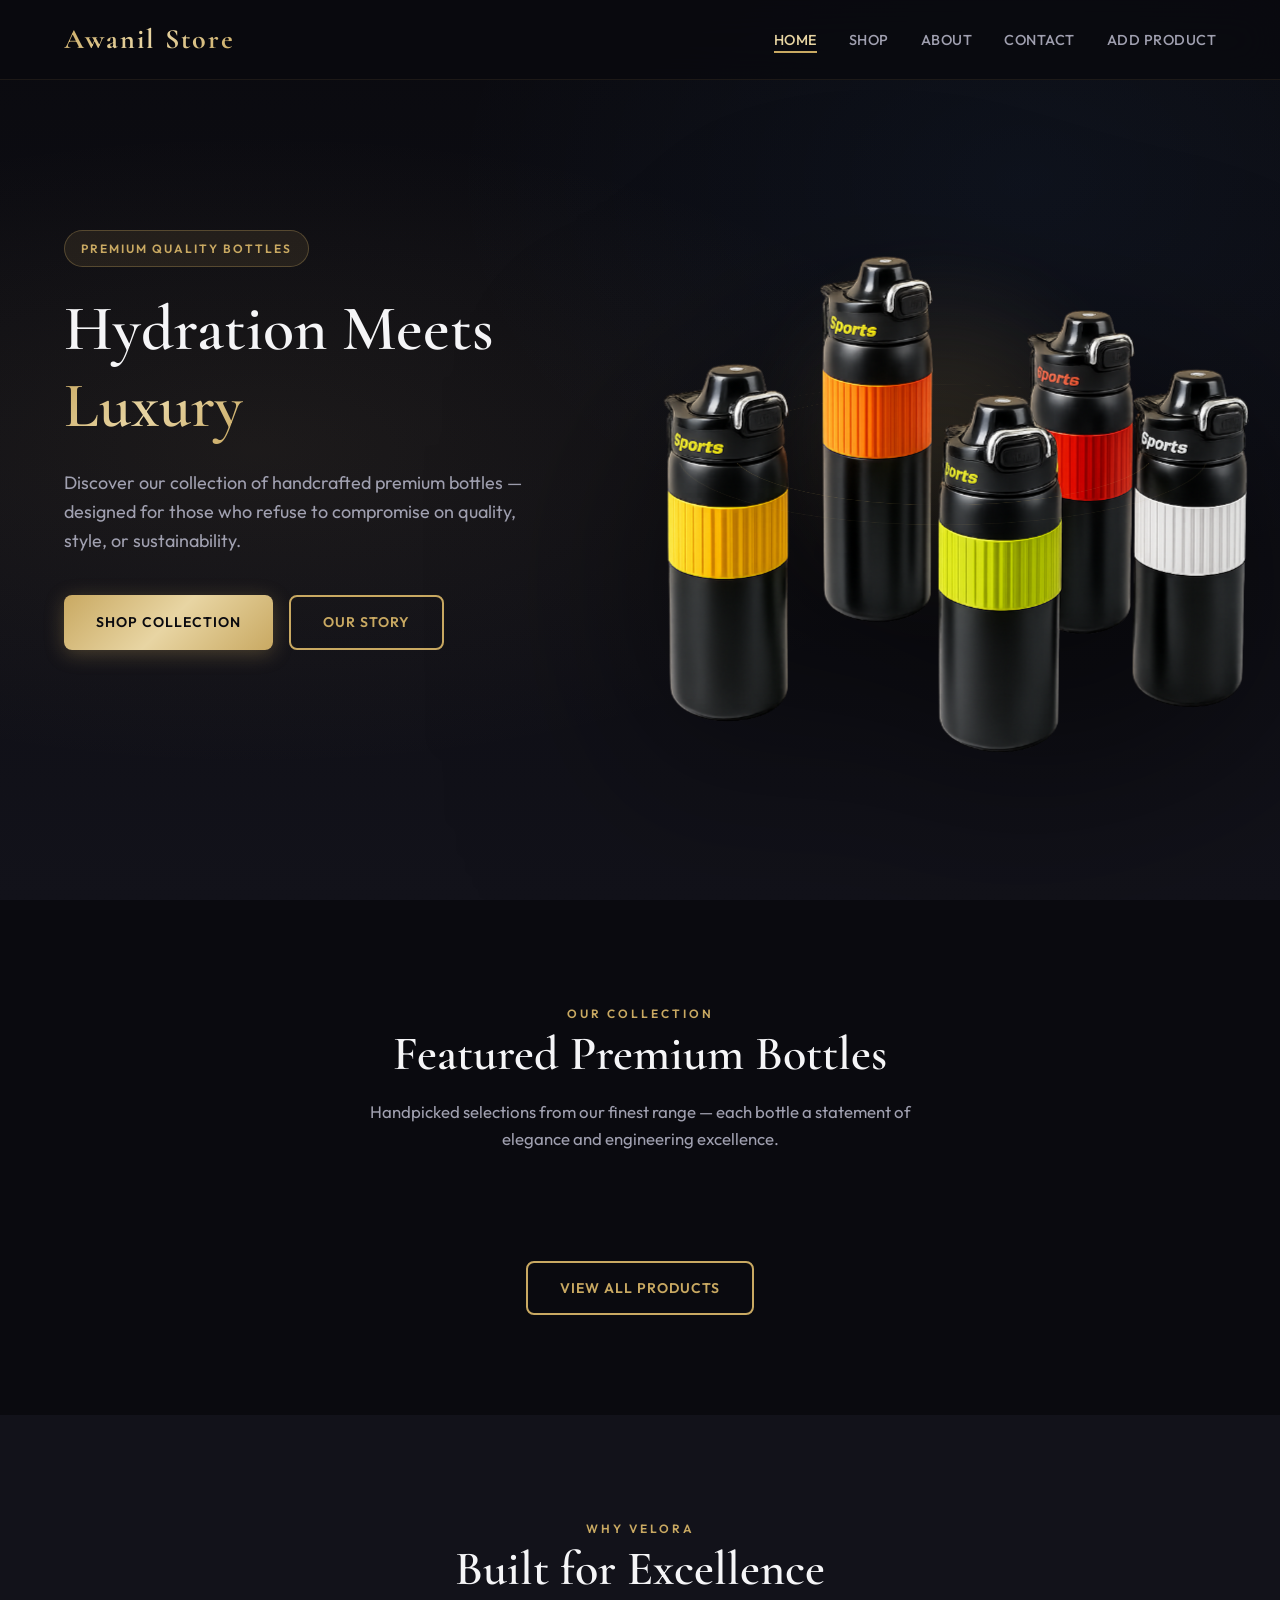
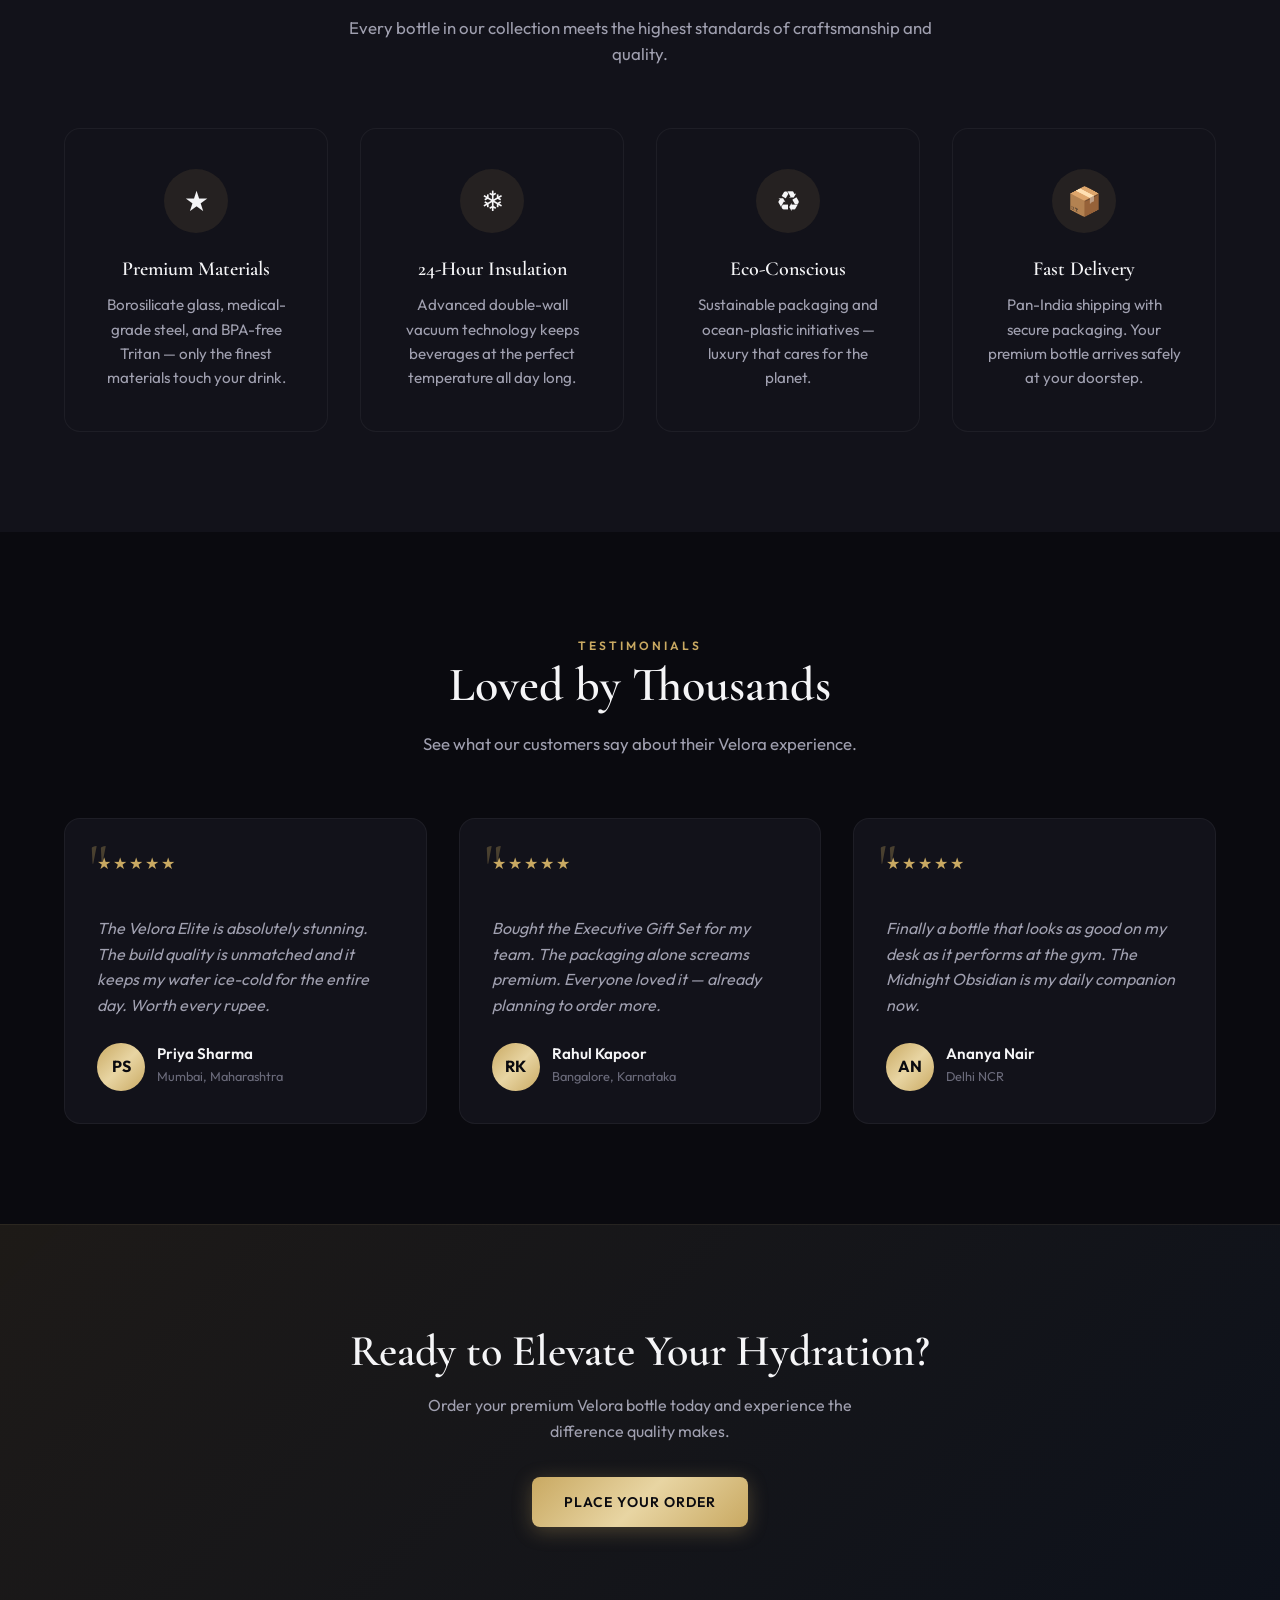
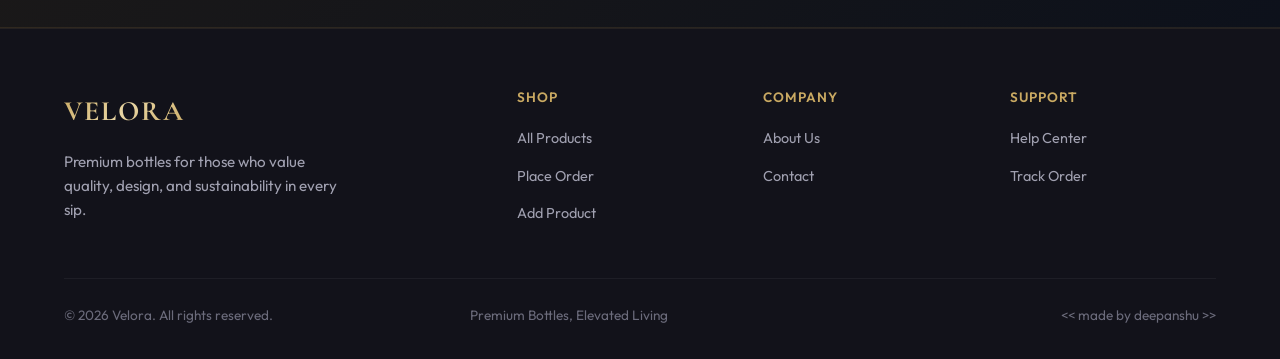
<file: index.html>
<!DOCTYPE html>
<html lang="en">
<head>
  <meta charset="UTF-8">
  <meta name="viewport" content="width=device-width, initial-scale=1.0">
  <meta name="description" content="Velora — Premium bottles crafted for quality, style, and everyday luxury.">
  <title>Velora — Premium Bottles</title>
  <link rel="stylesheet" href="css/style.css">
</head>
<body>

  <!-- Navigation -->
  <nav class="navbar">
    <div class="container nav-inner">
      <a href="index.html" class="logo">Awanil Store</a>
      <ul class="nav-links">
        <li><a href="index.html">Home</a></li>
        <li><a href="products.html">Shop</a></li>
        <li><a href="about.html">About</a></li>
        <li><a href="contact.html">Contact</a></li>
        <!-- <li><a href="order.html">Order</a></li> -->
        <li><a href="add-product.html">Add Product</a></li> 
      </ul>
      <button class="nav-toggle" aria-label="Toggle menu">
        <span></span><span></span><span></span>
      </button>
    </div>
  </nav>

  <!-- Section 1: Hero with 3D Bottle -->
  <section class="hero">
    <div class="hero-bg"></div>
    <div class="container hero-grid">
      <div class="hero-content">
        <span class="hero-badge">Premium Quality Bottles</span>
        <h1>Hydration Meets <span>Luxury</span></h1>
        <p>Discover our collection of handcrafted premium bottles — designed for those who refuse to compromise on quality, style, or sustainability.</p>
        <div class="hero-buttons">
          <a href="products.html" class="btn btn-primary">Shop Collection</a>
          <a href="about.html" class="btn btn-outline">Our Story</a>
        </div>
      </div>
      <div class="hero-3d">
        <div class="bottle-showcase">
          <div class="bottle-glow"></div>
          <div class="bottle-ring"></div>
          <div class="bottle-ring"></div>
          <div class="bottle-showcase-inner">
            <img src="e_commerce_img/img1.png" alt="Premium Velora Bottle" class="bottle-image">
          </div>
        </div>
      </div>
    </div>
  </section>

  <!-- Section 2: Featured Products -->
  <section id="featured">
    <div class="container">
      <div class="section-header reveal">
        <span class="section-label">Our Collection</span>
        <h2>Featured Premium Bottles</h2>
        <p>Handpicked selections from our finest range — each bottle a statement of elegance and engineering excellence.</p>
      </div>
      <div class="products-grid" id="featured-products">
        <!-- Loaded by JavaScript -->
      </div>
      <div style="text-align: center; margin-top: 48px;" class="reveal">
        <a href="products.html" class="btn btn-outline">View All Products</a>
      </div>
    </div>
  </section>

  <!-- Section 3: Why Choose Us -->
  <section id="features" style="background: var(--bg-card);">
    <div class="container">
      <div class="section-header reveal">
        <span class="section-label">Why Velora</span>
        <h2>Built for Excellence</h2>
        <p>Every bottle in our collection meets the highest standards of craftsmanship and quality.</p>
      </div>
      <div class="features-grid">
        <div class="feature-card reveal">
          <div class="feature-icon">&#9733;</div>
          <h3>Premium Materials</h3>
          <p>Borosilicate glass, medical-grade steel, and BPA-free Tritan — only the finest materials touch your drink.</p>
        </div>
        <div class="feature-card reveal">
          <div class="feature-icon">&#10052;</div>
          <h3>24-Hour Insulation</h3>
          <p>Advanced double-wall vacuum technology keeps beverages at the perfect temperature all day long.</p>
        </div>
        <div class="feature-card reveal">
          <div class="feature-icon">&#9851;</div>
          <h3>Eco-Conscious</h3>
          <p>Sustainable packaging and ocean-plastic initiatives — luxury that cares for the planet.</p>
        </div>
        <div class="feature-card reveal">
          <div class="feature-icon">&#128230;</div>
          <h3>Fast Delivery</h3>
          <p>Pan-India shipping with secure packaging. Your premium bottle arrives safely at your doorstep.</p>
        </div>
      </div>
    </div>
  </section>

  <!-- Section 4: Testimonials -->
  <section id="testimonials">
    <div class="container">
      <div class="section-header reveal">
        <span class="section-label">Testimonials</span>
        <h2>Loved by Thousands</h2>
        <p>See what our customers say about their Velora experience.</p>
      </div>
      <div class="testimonials-slider">
        <div class="testimonial-card reveal">
          <div class="stars">&#9733;&#9733;&#9733;&#9733;&#9733;</div>
          <p class="testimonial-text">The Velora Elite is absolutely stunning. The build quality is unmatched and it keeps my water ice-cold for the entire day. Worth every rupee.</p>
          <div class="testimonial-author">
            <div class="author-avatar">PS</div>
            <div class="author-info">
              <h4>Priya Sharma</h4>
              <span>Mumbai, Maharashtra</span>
            </div>
          </div>
        </div>
        <div class="testimonial-card reveal">
          <div class="stars">&#9733;&#9733;&#9733;&#9733;&#9733;</div>
          <p class="testimonial-text">Bought the Executive Gift Set for my team. The packaging alone screams premium. Everyone loved it — already planning to order more.</p>
          <div class="testimonial-author">
            <div class="author-avatar">RK</div>
            <div class="author-info">
              <h4>Rahul Kapoor</h4>
              <span>Bangalore, Karnataka</span>
            </div>
          </div>
        </div>
        <div class="testimonial-card reveal">
          <div class="stars">&#9733;&#9733;&#9733;&#9733;&#9733;</div>
          <p class="testimonial-text">Finally a bottle that looks as good on my desk as it performs at the gym. The Midnight Obsidian is my daily companion now.</p>
          <div class="testimonial-author">
            <div class="author-avatar">AN</div>
            <div class="author-info">
              <h4>Ananya Nair</h4>
              <span>Delhi NCR</span>
            </div>
          </div>
        </div>
      </div>
    </div>
  </section>

  <!-- CTA -->
  <section class="cta-section">
    <div class="container reveal">
      <h2>Ready to Elevate Your Hydration?</h2>
      <p>Order your premium Velora bottle today and experience the difference quality makes.</p>
      <a href="order.html" class="btn btn-primary">Place Your Order</a>
    </div>
  </section>

  <!-- Footer -->
  <footer class="footer">
    <div class="container">
      <div class="footer-grid">
        <div class="footer-brand">
          <a href="index.html" class="logo">VELORA</a>
          <p>Premium bottles for those who value quality, design, and sustainability in every sip.</p>
        </div>
        <div class="footer-col">
          <h4>Shop</h4>
          <ul>
            <li><a href="products.html">All Products</a></li>
            <li><a href="order.html">Place Order</a></li>
            <li><a href="add-product.html">Add Product</a></li>
          </ul>
        </div>
        <div class="footer-col">
          <h4>Company</h4>
          <ul>
            <li><a href="about.html">About Us</a></li>
            <li><a href="contact.html">Contact</a></li>
          </ul>
        </div>
        <div class="footer-col">
          <h4>Support</h4>
          <ul>
            <li><a href="contact.html">Help Center</a></li>
            <li><a href="order.html">Track Order</a></li>
          </ul>
        </div>
      </div>
      <div class="footer-bottom">
        <p>&copy; 2026 Velora. All rights reserved.</p>
        <p>Premium Bottles, Elevated Living</p>
        <br>
        <p><< made by deepanshu >></p>
      </div>
    </div>
  </footer>

  <script src="js/config.js"></script>
  <script src="js/products.js"></script>
  <script src="js/main.js"></script>
  <script>
    document.addEventListener('DOMContentLoaded', () => {
      const container = document.getElementById('featured-products');
      renderProductsGrid(container, getFeaturedProducts(4));
    });
  </script>
</body>
</html>
</file>
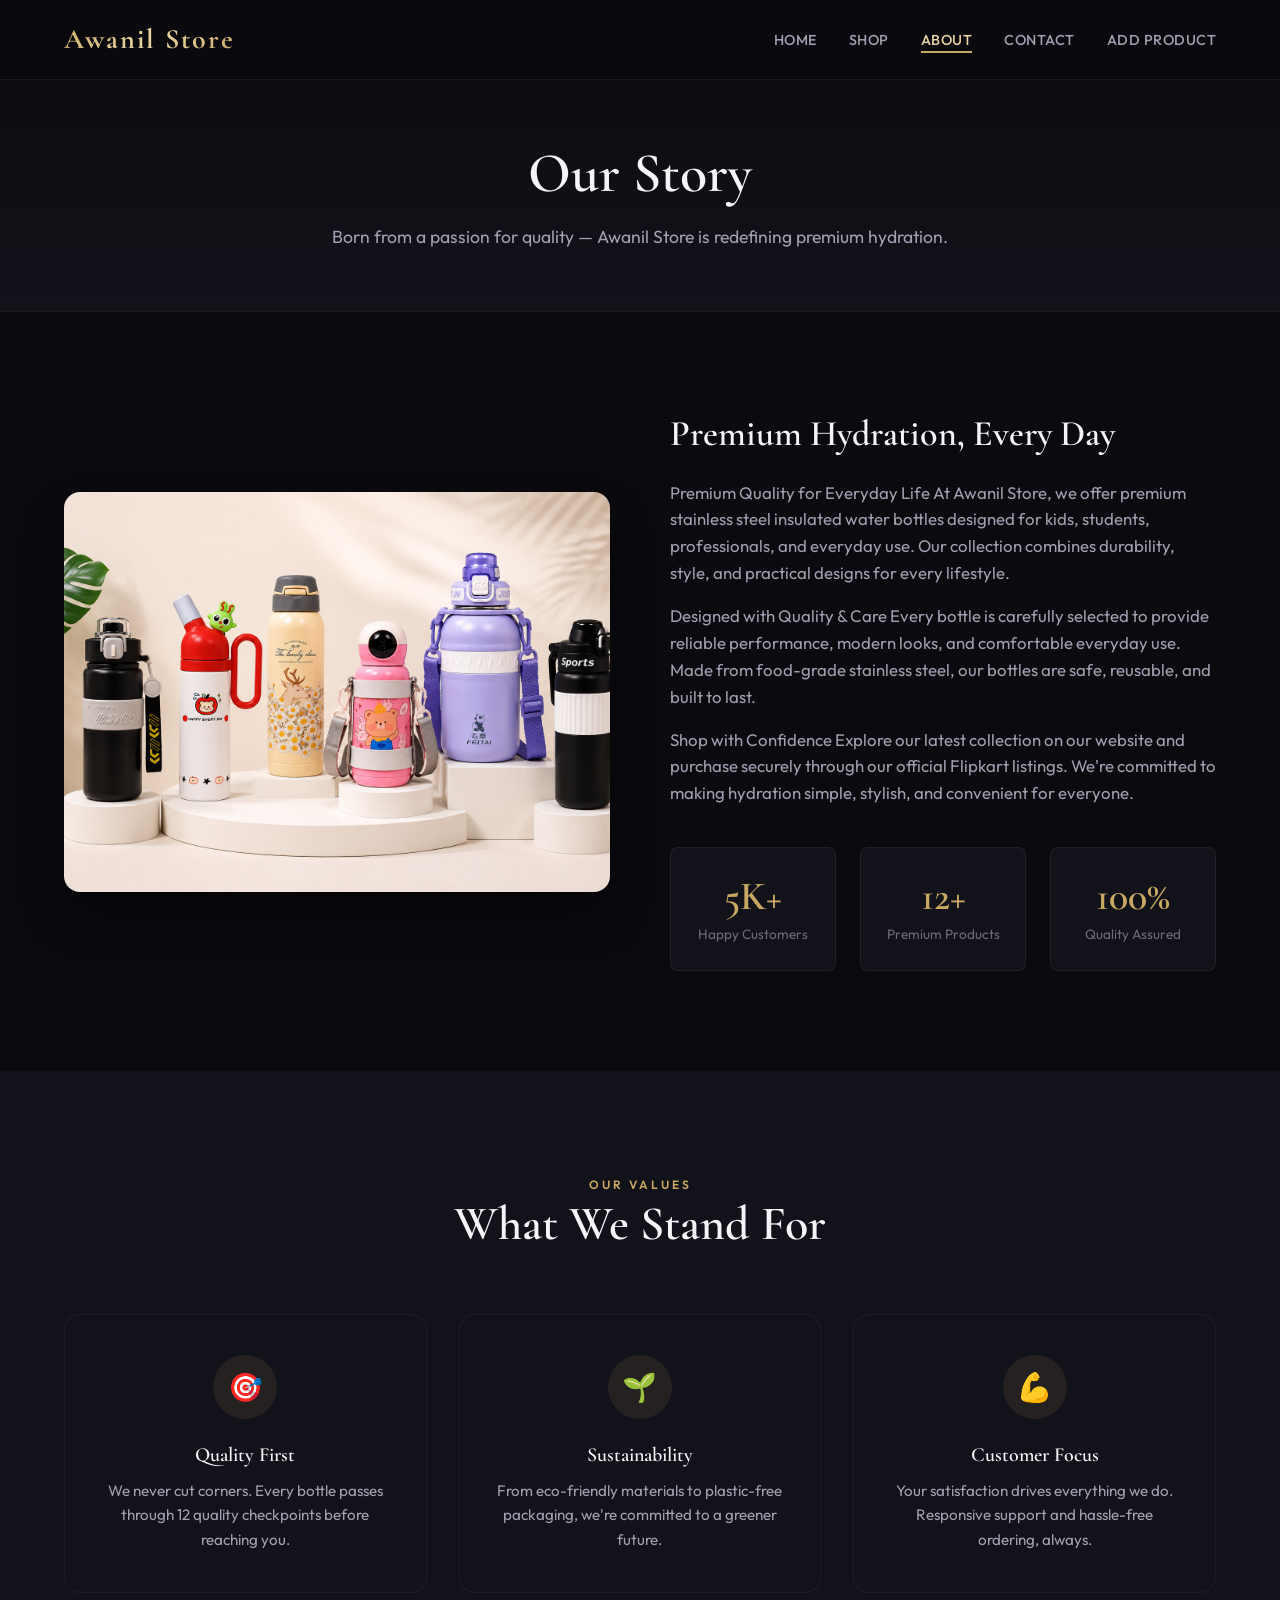
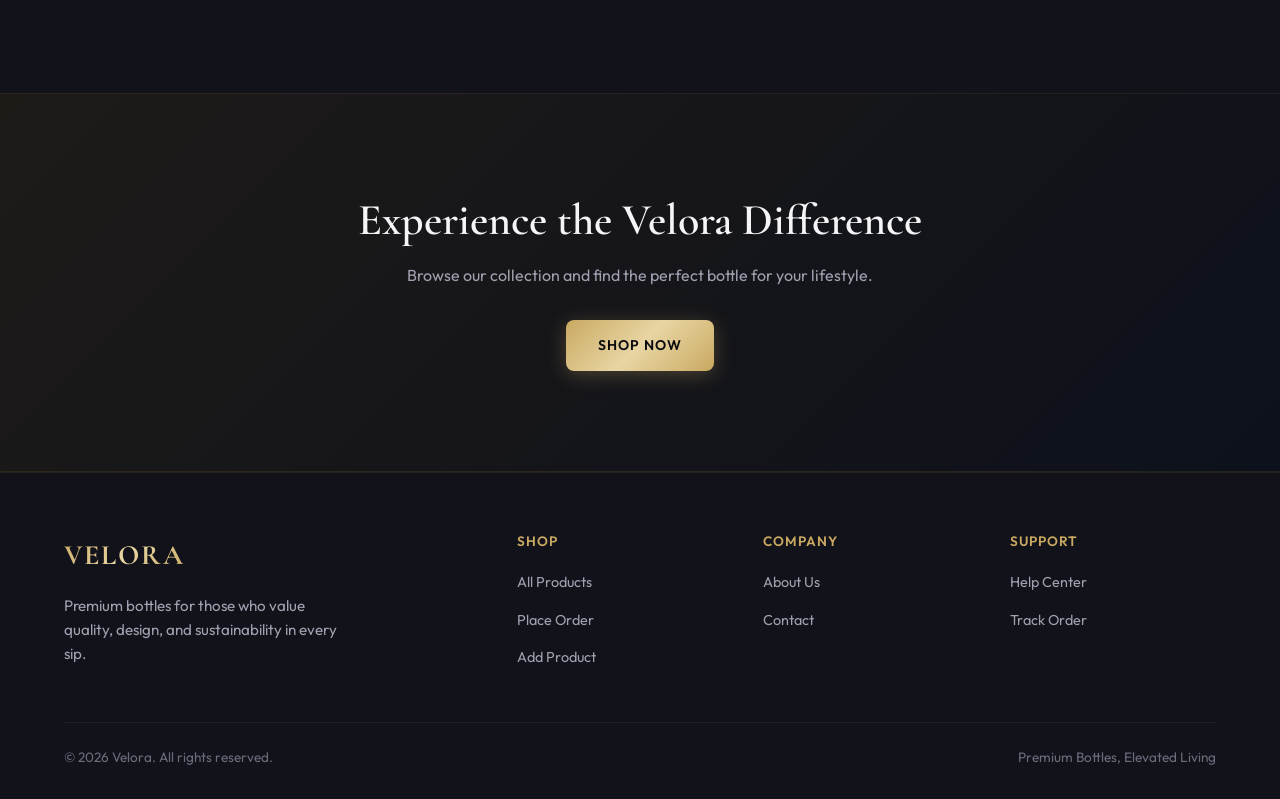
<file: about.html>
<!DOCTYPE html>
<html lang="en">
<head>
  <meta charset="UTF-8">
  <meta name="viewport" content="width=device-width, initial-scale=1.0">
  <meta name="description" content="Learn about Velora — our mission to deliver premium quality bottles.">
  <title>About Us — Velora</title>
  <link rel="stylesheet" href="css/style.css">
</head>
<body>

  <nav class="navbar">
    <div class="container nav-inner">
      <a href="index.html" class="logo">Awanil Store</a>
      <ul class="nav-links">
        <li><a href="index.html">Home</a></li>
        <li><a href="products.html">Shop</a></li>
        <li><a href="about.html">About</a></li>
        <li><a href="contact.html">Contact</a></li>
         <!-- <li><a href="order.html">Order</a></li> -->
        <li><a href="add-product.html">Add Product</a></li>
      </ul>
      <button class="nav-toggle" aria-label="Toggle menu">
        <span></span><span></span><span></span>
      </button>
    </div>
  </nav>

  <header class="page-header">
    <div class="container">
      <h1>Our Story</h1>
      <p>Born from a passion for quality — Awanil Store is redefining premium hydration.</p>
    </div>
  </header>

  <section>
    <div class="container about-grid">
      <div class="about-image reveal">
        <img src="e_commerce_img/ourstory_img.png" alt="Velora premium bottles">
      </div>
      <div class="about-content reveal">
        <h2>Premium Hydration, Every Day</h2>
        <p>Premium Quality for Everyday Life
          At Awanil Store, we offer premium stainless steel insulated water bottles designed for kids, students, professionals, and everyday use.
          Our collection combines durability, style, and practical designs for every lifestyle.</p>
        <p>Designed with Quality & Care
          Every bottle is carefully selected to provide reliable performance, modern looks, and comfortable everyday use.
          Made from food-grade stainless steel, our bottles are safe, reusable, and built to last.</p>
        <p>Shop with Confidence
          Explore our latest collection on our website and purchase securely through our official Flipkart listings.
          We're committed to making hydration simple, stylish, and convenient for everyone.</p>
        <div class="stats-row">
          <div class="stat-item">
            <h3>5K+</h3>
            <p>Happy Customers</p>
          </div>
          <div class="stat-item">
            <h3>12+</h3>
            <p>Premium Products</p>
          </div>
          <div class="stat-item">
            <h3>100%</h3>
            <p>Quality Assured</p>
          </div>
        </div>
      </div>
    </div>
  </section>

  <section style="background: var(--bg-card);">
    <div class="container">
      <div class="section-header reveal">
        <span class="section-label">Our Values</span>
        <h2>What We Stand For</h2>
      </div>
      <div class="features-grid">
        <div class="feature-card reveal">
          <div class="feature-icon">&#127919;</div>
          <h3>Quality First</h3>
          <p>We never cut corners. Every bottle passes through 12 quality checkpoints before reaching you.</p>
        </div>
        <div class="feature-card reveal">
          <div class="feature-icon">&#127793;</div>
          <h3>Sustainability</h3>
          <p>From eco-friendly materials to plastic-free packaging, we're committed to a greener future.</p>
        </div>
        <div class="feature-card reveal">
          <div class="feature-icon">&#128170;</div>
          <h3>Customer Focus</h3>
          <p>Your satisfaction drives everything we do. Responsive support and hassle-free ordering, always.</p>
        </div>
      </div>
    </div>
  </section>

  <section class="cta-section">
    <div class="container reveal">
      <h2>Experience the Velora Difference</h2>
      <p>Browse our collection and find the perfect bottle for your lifestyle.</p>
      <a href="products.html" class="btn btn-primary">Shop Now</a>
    </div>
  </section>

  <footer class="footer">
    <div class="container">
      <div class="footer-grid">
        <div class="footer-brand">
          <a href="index.html" class="logo">VELORA</a>
          <p>Premium bottles for those who value quality, design, and sustainability in every sip.</p>
        </div>
        <div class="footer-col">
          <h4>Shop</h4>
          <ul>
            <li><a href="products.html">All Products</a></li>
            <li><a href="order.html">Place Order</a></li>
            <li><a href="add-product.html">Add Product</a></li>
          </ul>
        </div>
        <div class="footer-col">
          <h4>Company</h4>
          <ul>
            <li><a href="about.html">About Us</a></li>
            <li><a href="contact.html">Contact</a></li>
          </ul>
        </div>
        <div class="footer-col">
          <h4>Support</h4>
          <ul>
            <li><a href="contact.html">Help Center</a></li>
            <li><a href="order.html">Track Order</a></li>
          </ul>
        </div>
      </div>
      <div class="footer-bottom">
        <p>&copy; 2026 Velora. All rights reserved.</p>
        <p>Premium Bottles, Elevated Living</p>
      </div>
    </div>
  </footer>

  <script src="js/config.js"></script>
  <script src="js/products.js"></script>
  <script src="js/main.js"></script>
</body>
</html>
</file>
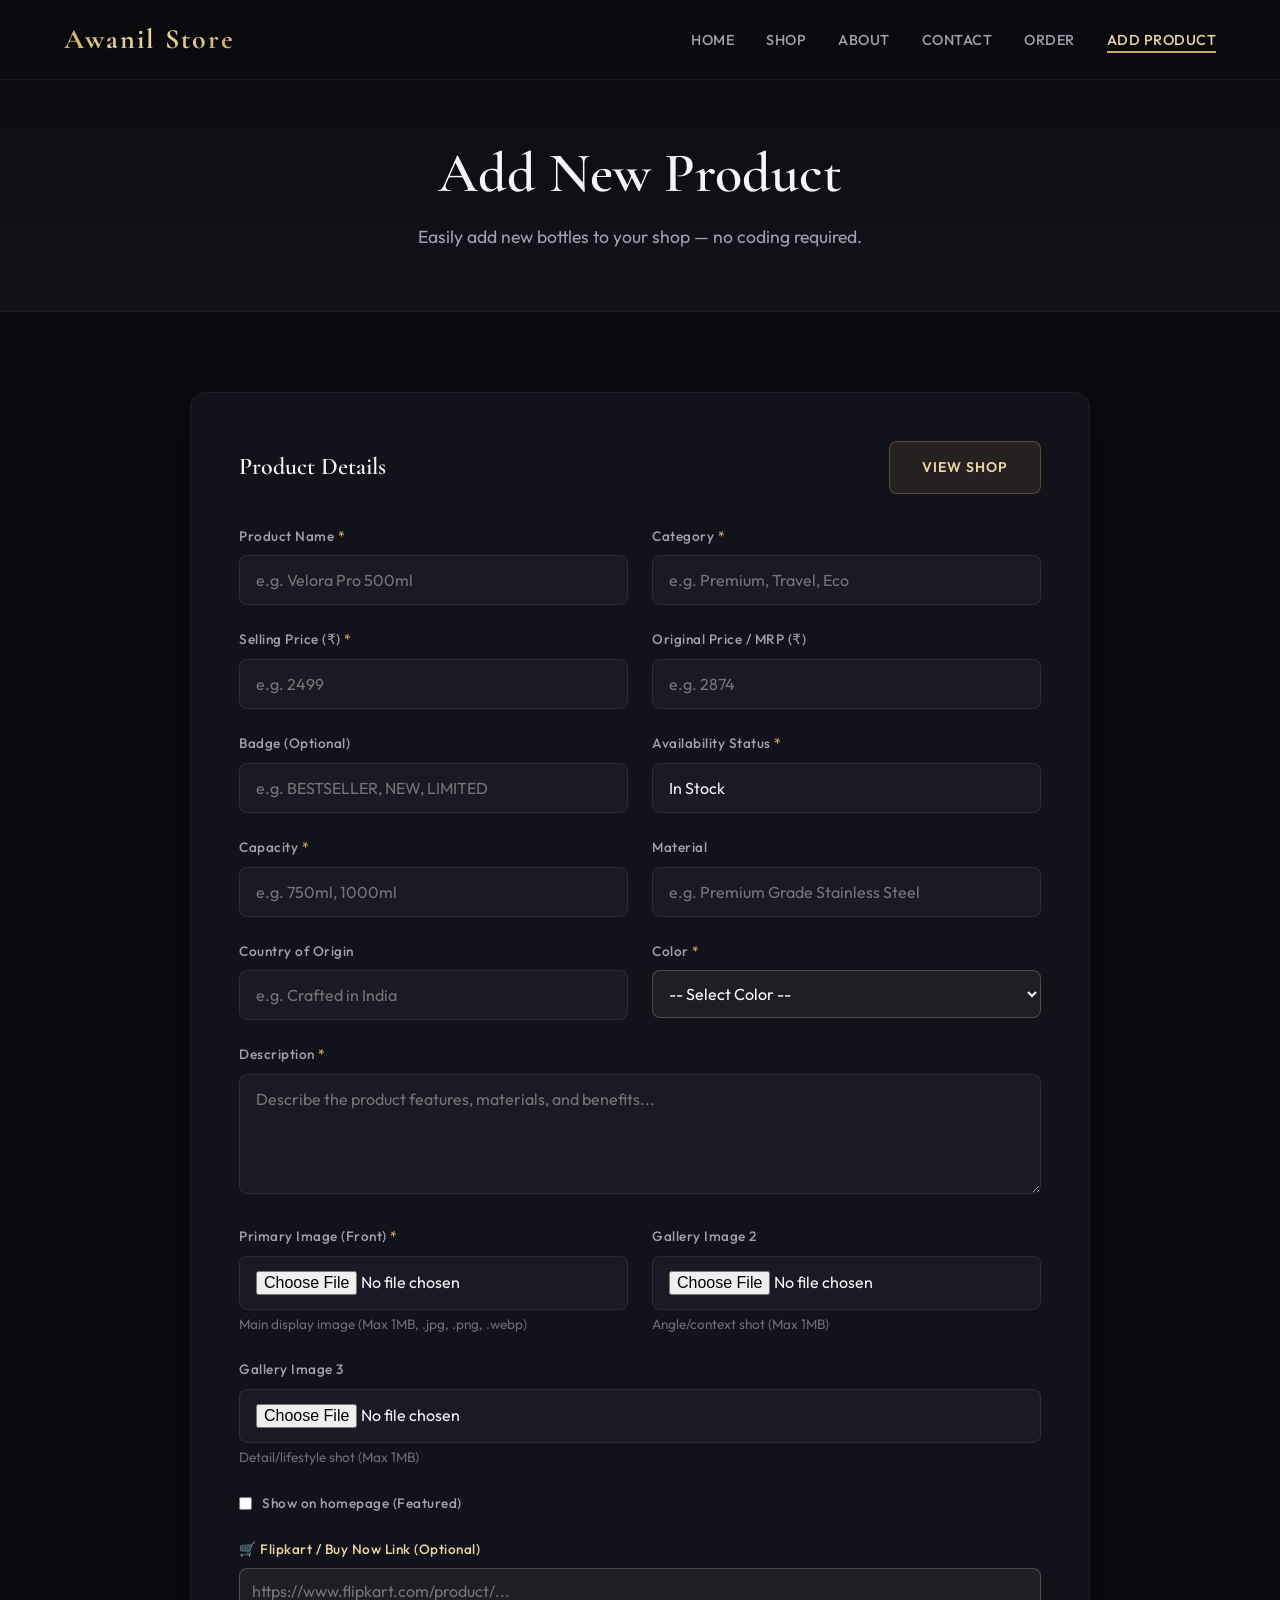
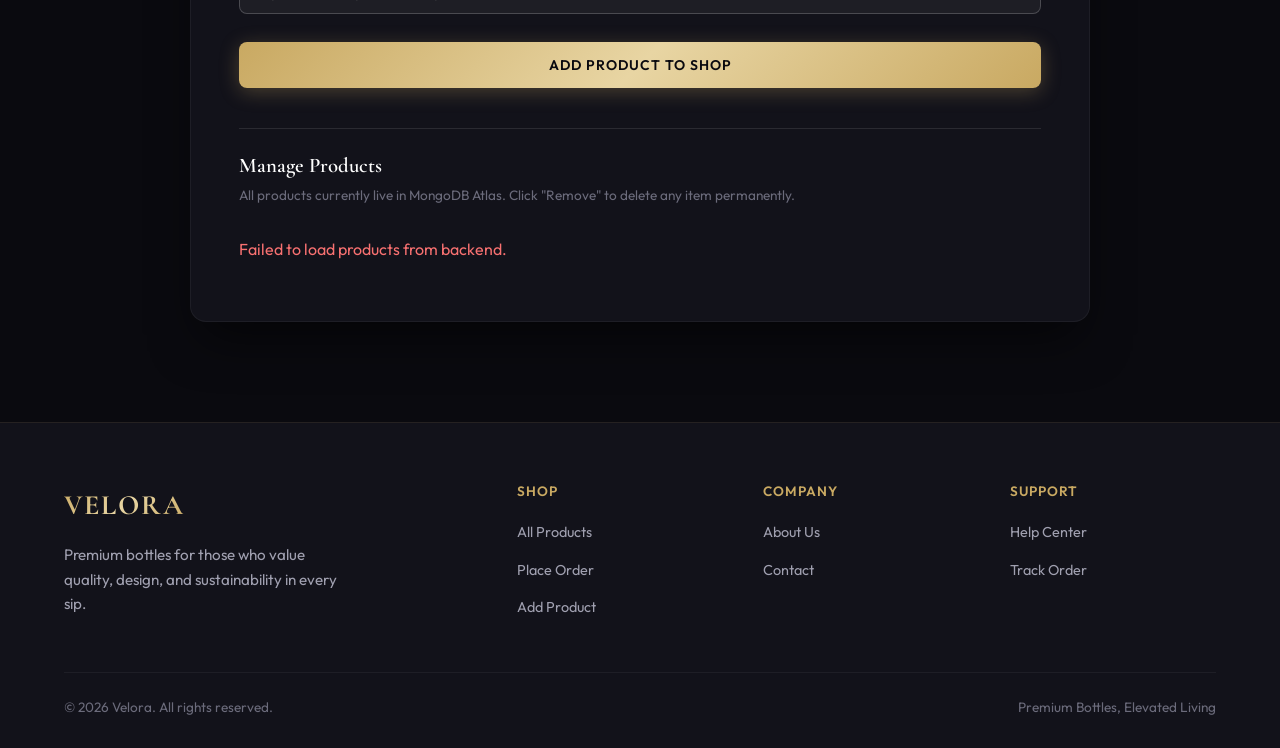
<file: add-product.html>
<!DOCTYPE html>
<html lang="en">
<head>
  <meta charset="UTF-8">
  <meta name="viewport" content="width=device-width, initial-scale=1.0">
  <meta name="description" content="Add new products to your Velora shop easily.">
  <title>Add Product — Velora Admin</title>
  <link rel="stylesheet" href="css/style.css">
</head>
<body>

  <nav class="navbar">
    <div class="container nav-inner">
      <a href="index.html" class="logo">Awanil Store</a>
      <ul class="nav-links">
        <li><a href="index.html">Home</a></li>
        <li><a href="products.html">Shop</a></li>
        <li><a href="about.html">About</a></li>
        <li><a href="contact.html">Contact</a></li>
        <li><a href="order.html">Order</a></li>
        <li><a href="add-product.html">Add Product</a></li>
      </ul>
      <button class="nav-toggle" aria-label="Toggle menu">
        <span></span><span></span><span></span>
      </button>
    </div>
  </nav>

  <header class="page-header">
    <div class="container">
      <h1>Add New Product</h1>
      <p>Easily add new bottles to your shop — no coding required.</p>
    </div>
  </header>

  <section class="form-section">
    <div class="container">
      <div class="form-card wide">
        <div id="admin-alert" class="alert"></div>

        <div class="admin-header">
          <h2 style="font-size: 1.5rem;">Product Details</h2>
          <a href="products.html" class="btn btn-ghost">View Shop</a>
        </div>

        <form id="add-product-form" enctype="multipart/form-data">
          <!-- Basic Info -->
          <div class="form-row">
            <div class="form-group">
              <label for="productName">Product Name <span class="required">*</span></label>
              <input type="text" id="productName" name="productName" required placeholder="e.g. Velora Pro 500ml">
            </div>
            <div class="form-group">
              <label for="productCategory">Category <span class="required">*</span></label>
              <input type="text" id="productCategory" name="productCategory" required placeholder="e.g. Premium, Travel, Eco" list="category-suggestions">
              <datalist id="category-suggestions">
                <option value="Premium">
                <option value="Classic">
                <option value="Luxury">
                <option value="Travel">
                <option value="Eco">
                <option value="Professional">
              </datalist>
            </div>
          </div>

          <!-- Pricing & Stock -->
          <div class="form-row">
            <div class="form-group">
              <label for="productPrice">Selling Price (₹) <span class="required">*</span></label>
              <input type="number" id="productPrice" name="productPrice" required min="1" placeholder="e.g. 2499">
            </div>
            <div class="form-group">
              <label for="productMrp">Original Price / MRP (₹)</label>
              <input type="number" id="productMrp" name="productMrp" min="1" placeholder="e.g. 2874">
            </div>
          </div>

          <div class="form-row">
            <div class="form-group">
              <label for="productBadge">Badge (Optional)</label>
              <input type="text" id="productBadge" name="productBadge" placeholder="e.g. BESTSELLER, NEW, LIMITED">
            </div>
            <div class="form-group">
              <label for="productAvailability">Availability Status <span class="required">*</span></label>
              <input type="text" id="productAvailability" name="productAvailability" required placeholder="e.g. In Stock, Out of Stock" value="In Stock">
            </div>
          </div>

          <!-- Specifications -->
          <div class="form-row">
            <div class="form-group">
              <label for="productCapacity">Capacity <span class="required">*</span></label>
              <input type="text" id="productCapacity" name="productCapacity" required placeholder="e.g. 750ml, 1000ml">
            </div>
            <div class="form-group">
              <label for="productMaterial">Material</label>
              <input type="text" id="productMaterial" name="productMaterial" placeholder="e.g. Premium Grade Stainless Steel">
            </div>
          </div>

          <div class="form-row">
            <div class="form-group">
              <label for="productOrigin">Country of Origin</label>
              <input type="text" id="productOrigin" name="productOrigin" placeholder="e.g. Crafted in India">
            </div>
            <div class="form-group">
              <label for="productColor">Color <span class="required">*</span></label>
              <select id="productColor" name="productColor" required onchange="toggleManualColor(this)" style="width: 100%; padding: 12px; border-radius: 8px; background: rgba(255,255,255,0.05); border: 1px solid rgba(255,255,255,0.2); color: #fff;">
                <option value="" disabled selected style="background: #1b1b1b; color: #fff;">-- Select Color --</option>
                <option value="Matte Black" style="background: #1b1b1b; color: #fff;">Matte Black</option>
                <option value="Classic Silver" style="background: #1b1b1b; color: #fff;">Classic Silver</option>
                <option value="Midnight Blue" style="background: #1b1b1b; color: #fff;">Midnight Blue</option>
                <option value="Rose Gold" style="background: #1b1b1b; color: #fff;">Rose Gold</option>
                <option value="Emerald Green" style="background: #1b1b1b; color: #fff;">Emerald Green</option>
                <option value="Pure White" style="background: #1b1b1b; color: #fff;">Pure White</option>
                <option value="Other" style="background: #1b1b1b; color: #fff;">Other (Enter Manually)</option>
              </select>
            </div>
          </div>

          <!-- Dynamic Manual Color Input (Shown only when 'Other' is picked) -->
          <div class="form-group" id="manualColorGroup" style="display: none; margin-bottom: 20px;">
            <label for="customColor" style="color: var(--gold-light);">Custom Color Name <span class="required">*</span></label>
            <input type="text" id="customColor" name="customColor" placeholder="e.g. Sunset Amber, Champagne Gold" style="width: 100%; padding: 12px; border-radius: 8px; background: rgba(255,255,255,0.05); border: 1px solid rgba(255,255,255,0.2); color: #fff;">
          </div>

          <!-- Description -->
          <div class="form-group">
            <label for="productDescription">Description <span class="required">*</span></label>
            <textarea id="productDescription" name="productDescription" required placeholder="Describe the product features, materials, and benefits..."></textarea>
          </div>

          <!-- Product Images (Max 1MB each) -->
          <div class="form-row">
            <div class="form-group">
              <label for="primaryImage">Primary Image (Front) <span class="required">*</span></label>
              <input type="file" id="primaryImage" name="primaryImage" accept="image/jpeg,image/png,image/webp" required>
              <p class="form-note" style="text-align: left; margin-top: 4px;">Main display image (Max 1MB, .jpg, .png, .webp)</p>
            </div>
            <div class="form-group">
              <label for="galleryImage1">Gallery Image 2</label>
              <input type="file" id="galleryImage1" name="galleryImage1" accept="image/jpeg,image/png,image/webp">
              <p class="form-note" style="text-align: left; margin-top: 4px;">Angle/context shot (Max 1MB)</p>
            </div>
          </div>

          <div class="form-group">
            <label for="galleryImage2">Gallery Image 3</label>
            <input type="file" id="galleryImage2" name="galleryImage2" accept="image/jpeg,image/png,image/webp">
            <p class="form-note" style="text-align: left; margin-top: 4px;">Detail/lifestyle shot (Max 1MB)</p>
          </div>

          <div class="form-group">
            <label style="display: flex; align-items: center; gap: 10px; cursor: pointer;">
              <input type="checkbox" id="productFeatured" name="productFeatured" style="width: auto;">
              Show on homepage (Featured)
            </label>
          </div>

          <div class="form-group" style="margin-bottom: 20px;">
            <label for="buyLink" style="display: block; color: var(--gold-light); margin-bottom: 8px;">
              🛒 Flipkart / Buy Now Link (Optional)
            </label>
            <input 
              type="url" 
              id="buyLink" 
              name="buyLink" 
              placeholder="https://www.flipkart.com/product/..." 
              style="width: 100%; padding: 12px; border-radius: 8px; background: rgba(255,255,255,0.05); border: 1px solid rgba(255,255,255,0.2); color: #fff;"
            />
          </div>

          <button type="submit" class="btn btn-primary form-submit">Add Product to Shop</button>

<!-- add-product.html me form ke neeche yeh block hona chahiye -->
<div class="products-list" style="margin-top: 40px; border-top: 1px solid rgba(255,255,255,0.1); padding-top: 25px;">
  <h3 style="font-size: 1.3rem; margin-bottom: 6px; color: #fff;">Manage Products</h3>
  <p style="color: var(--text-muted); font-size: 0.85rem; margin-bottom: 20px;">
    All products currently live in MongoDB Atlas. Click "Remove" to delete any item permanently.
  </p>
  <div id="custom-products-list"></div>
</div>

        </form>

        <!-- Hidden anchor container to preserve script compatibility -->
        <div id="custom-products-list" style="display: none;"></div>
      </div>
    </div>
  </section>

  <footer class="footer">
    <div class="container">
      <div class="footer-grid">
        <div class="footer-brand">
          <a href="index.html" class="logo">VELORA</a>
          <p>Premium bottles for those who value quality, design, and sustainability in every sip.</p>
        </div>
        <div class="footer-col">
          <h4>Shop</h4>
          <ul>
            <li><a href="products.html">All Products</a></li>
            <li><a href="order.html">Place Order</a></li>
            <li><a href="add-product.html">Add Product</a></li>
          </ul>
        </div>
        <div class="footer-col">
          <h4>Company</h4>
          <ul>
            <li><a href="about.html">About Us</a></li>
            <li><a href="contact.html">Contact</a></li>
          </ul>
        </div>
        <div class="footer-col">
          <h4>Support</h4>
          <ul>
            <li><a href="contact.html">Help Center</a></li>
            <li><a href="order.html">Track Order</a></li>
          </ul>
        </div>
      </div>
      <div class="footer-bottom">
        <p>&copy; 2026 Velora. All rights reserved.</p>
        <p>Premium Bottles, Elevated Living</p>
      </div>
    </div>
  </footer>

  <script src="js/config.js"></script>
  <script src="js/products.js"></script>
  <script src="js/main.js"></script>
  <script src="js/admin.js"></script>
  
  <script>
    function toggleManualColor(selectElem) {
      const manualGroup = document.getElementById('manualColorGroup');
      const customInput = document.getElementById('customColor');
      
      if (selectElem.value === 'Other') {
        manualGroup.style.display = 'block';
        customInput.required = true;
        customInput.focus();
      } else {
        manualGroup.style.display = 'none';
        customInput.required = false;
        customInput.value = '';
      }
    }

    const MAX_FILE_SIZE = 1 * 1024 * 1024; // 1MB limit
    const fileInputs = document.querySelectorAll('input[type="file"]');

    fileInputs.forEach(input => {
      input.addEventListener('change', function () {
        if (this.files && this.files[0]) {
          if (this.files[0].size > MAX_FILE_SIZE) {
            alert(`"${this.files[0].name}" exceeds the 1MB file limit. Please choose a smaller image.`);
            this.value = '';
          }
        }
      });
    });
  </script>
</body>
</html>
</file>
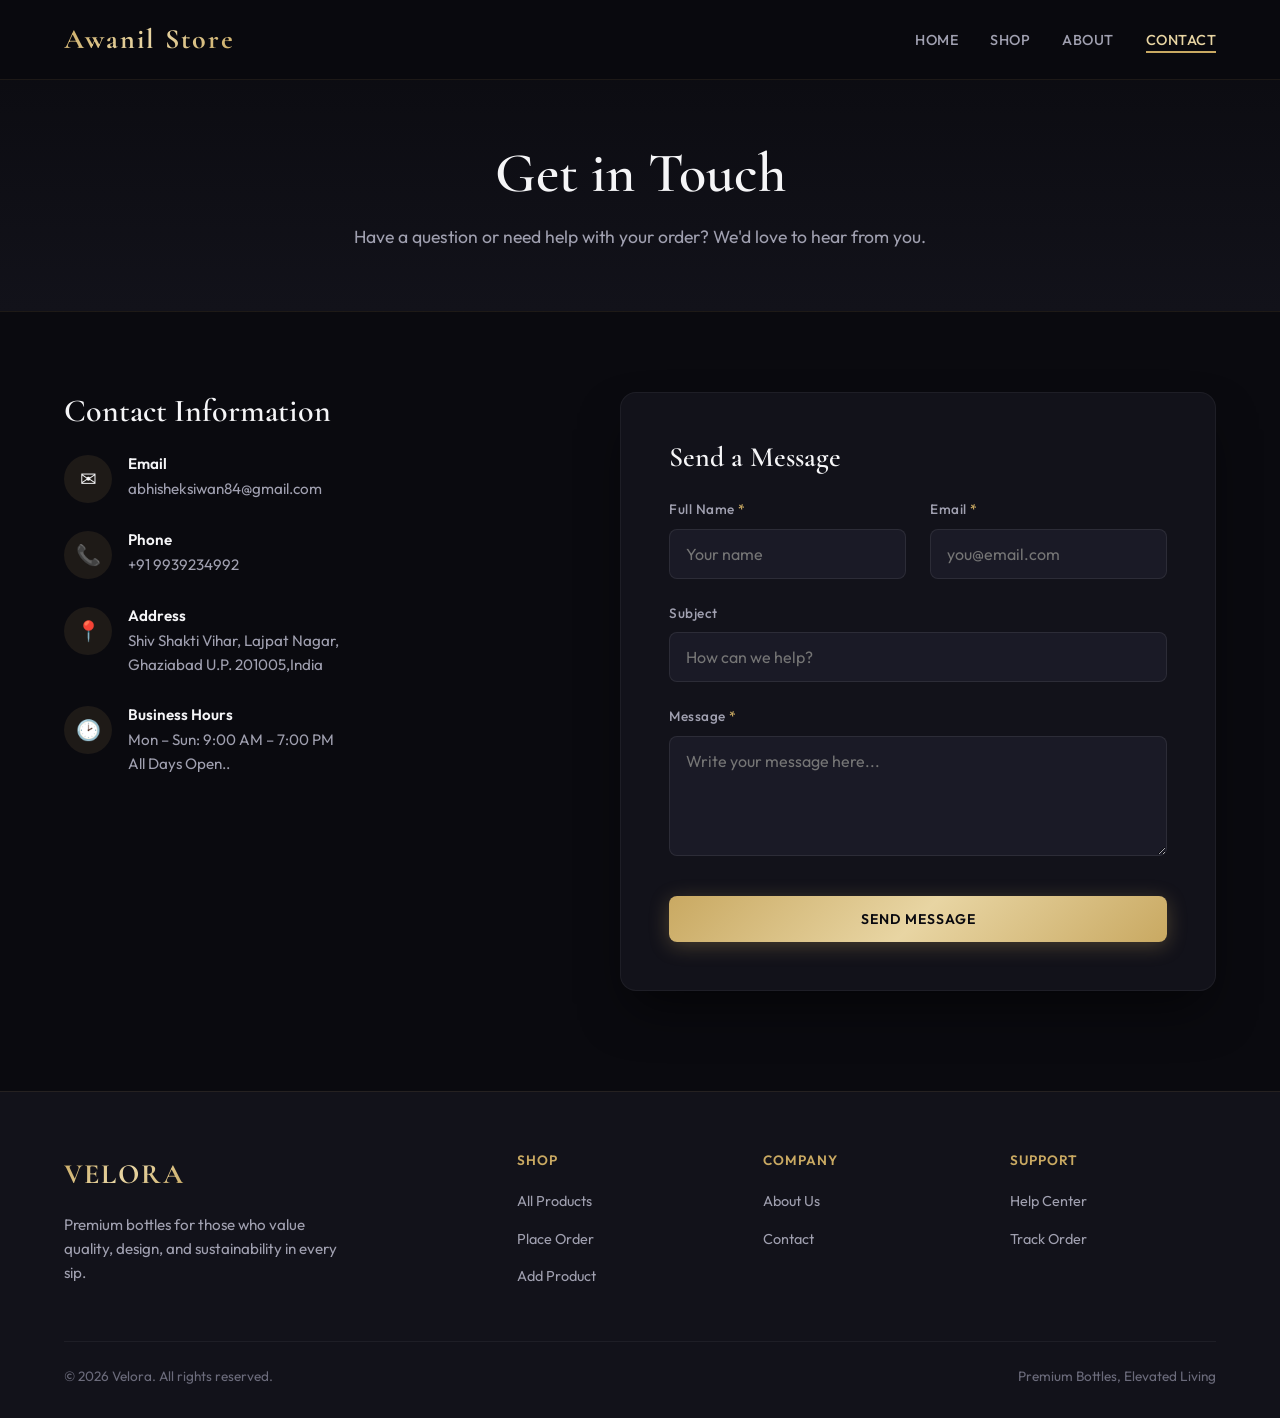
<file: contact.html>
<!DOCTYPE html>
<html lang="en">
<head>
  <meta charset="UTF-8">
  <meta name="viewport" content="width=device-width, initial-scale=1.0">
  <meta name="description" content="Contact Velora — we're here to help with orders, questions, and support.">
  <title>Contact — Velora</title>
  <link rel="stylesheet" href="css/style.css">
</head>
<body>

  <nav class="navbar">
    <div class="container nav-inner">
      <a href="index.html" class="logo">Awanil Store</a>
      <ul class="nav-links">
        <li><a href="index.html">Home</a></li>
        <li><a href="products.html">Shop</a></li>
        <li><a href="about.html">About</a></li>
        <li><a href="contact.html">Contact</a></li>
        <!-- <li><a href="order.html">Order</a></li>
        <li><a href="add-product.html">Add Product</a></li> -->
      </ul>
      <button class="nav-toggle" aria-label="Toggle menu">
        <span></span><span></span><span></span>
      </button>
    </div>
  </nav>

  <header class="page-header">
    <div class="container">
      <h1>Get in Touch</h1>
      <p>Have a question or need help with your order? We'd love to hear from you.</p>
    </div>
  </header>

  <section class="form-section">
    <div class="container contact-grid">
      <div class="contact-info reveal">
        <h2>Contact Information</h2>
        <div class="contact-item">
          <div class="contact-icon">&#9993;</div>
          <div>
            <h4>Email</h4>
            <p id="contact-emails">abhisheksiwan84@gmail.com</p>
          </div>
        </div>
        <div class="contact-item">
          <div class="contact-icon">&#128222;</div>
          <div>
            <h4>Phone</h4>
            <p>+91 9939234992</p>
          </div>
        </div>
        <div class="contact-item">
          <div class="contact-icon">&#128205;</div>
          <div>
            <h4>Address</h4>
            <p>Shiv Shakti Vihar, Lajpat Nagar,<br>Ghaziabad U.P. 201005,India</p>
          </div>
        </div>
        <div class="contact-item">
          <div class="contact-icon">&#128337;</div>
          <div>
            <h4>Business Hours</h4>
            <p>Mon – Sun: 9:00 AM – 7:00 PM<br>All Days Open..</p>
          </div>
        </div>
      </div>

      <div class="form-card reveal">
        <div id="contact-alert" class="alert"></div>
        <h2 style="font-size: 1.75rem; margin-bottom: 24px;">Send a Message</h2>
        <form id="contact-form">
          <div class="form-row">
            <div class="form-group">
              <label for="contact-name">Full Name <span class="required">*</span></label>
              <input type="text" id="contact-name" name="name" required placeholder="Your name">
            </div>
            <div class="form-group">
              <label for="contact-email-input">Email <span class="required">*</span></label>
              <input type="email" id="contact-email-input" name="email" required placeholder="you@email.com">
            </div>
          </div>
          <div class="form-group">
            <label for="contact-subject">Subject</label>
            <input type="text" id="contact-subject" name="subject" placeholder="How can we help?">
          </div>
          <div class="form-group">
            <label for="contact-message">Message <span class="required">*</span></label>
            <textarea id="contact-message" name="message" required placeholder="Write your message here..."></textarea>
          </div>
          <button type="submit" class="btn btn-primary form-submit">Send Message</button>
        </form>
      </div>
    </div>
  </section>

  <footer class="footer">
    <div class="container">
      <div class="footer-grid">
        <div class="footer-brand">
          <a href="index.html" class="logo">VELORA</a>
          <p>Premium bottles for those who value quality, design, and sustainability in every sip.</p>
        </div>
        <div class="footer-col">
          <h4>Shop</h4>
          <ul>
            <li><a href="products.html">All Products</a></li>
            <li><a href="order.html">Place Order</a></li>
            <li><a href="add-product.html">Add Product</a></li>
          </ul>
        </div>
        <div class="footer-col">
          <h4>Company</h4>
          <ul>
            <li><a href="about.html">About Us</a></li>
            <li><a href="contact.html">Contact</a></li>
          </ul>
        </div>
        <div class="footer-col">
          <h4>Support</h4>
          <ul>
            <li><a href="contact.html">Help Center</a></li>
            <li><a href="order.html">Track Order</a></li>
          </ul>
        </div>
      </div>
      <div class="footer-bottom">
        <p>&copy; 2026 Velora. All rights reserved.</p>
        <p>Premium Bottles, Elevated Living</p>
      </div>
    </div>
  </footer>

  <script src="js/config.js"></script>
  <script src="js/products.js"></script>
  <script src="js/main.js"></script>
  <script>
    document.getElementById('contact-email').textContent = SITE_CONFIG.ownerEmail;

    document.getElementById('contact-form').addEventListener('submit', function(e) {
      e.preventDefault();
      const name = this.name.value.trim();
      const email = this.email.value.trim();
      const subject = this.subject.value.trim() || 'General Inquiry';
      const message = this.message.value.trim();

      const mailSubject = encodeURIComponent(`Velora Contact: ${subject}`);
      const mailBody = encodeURIComponent(
        `Name: ${name}\nEmail: ${email}\n\nMessage:\n${message}`
      );

      window.open(`mailto:${SITE_CONFIG.ownerEmail}?subject=${mailSubject}&body=${mailBody}`, '_blank');
      showAlert('contact-alert', 'Your email client has been opened. Send the message to reach us!', 'success');
      this.reset();
    });
  </script>
</body>
</html>
</file>
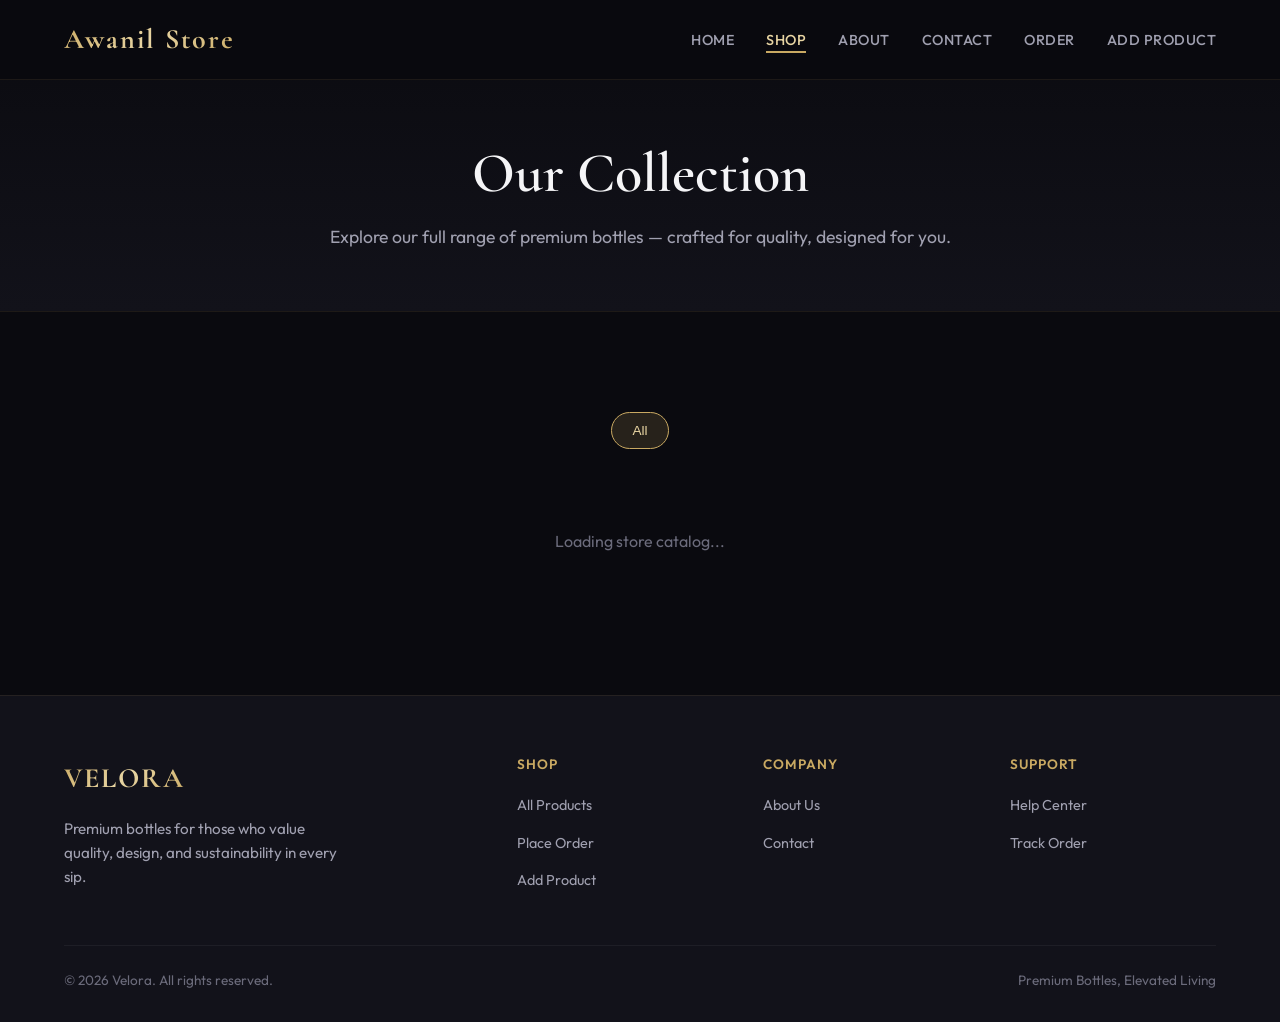
<file: product-detail.html>
<!DOCTYPE html>
<html lang="en">
<head>
  <meta charset="UTF-8">
  <meta name="viewport" content="width=device-width, initial-scale=1.0">
  <meta name="description" content="View full product details — Velora Premium Bottles">
  <title>Product Details — Velora</title>
  <link rel="stylesheet" href="css/style.css">
</head>
<body>

  <nav class="navbar">
    <div class="container nav-inner">
      <a href="index.html" class="logo">Awanil Store</a>
      <ul class="nav-links">
        <li><a href="index.html">Home</a></li>
        <li><a href="products.html">Shop</a></li>
        <li><a href="about.html">About</a></li>
        <li><a href="contact.html">Contact</a></li>
        <li><a href="order.html">Order</a></li>
        <li><a href="add-product.html">Add Product</a></li>
      </ul>
      <button class="nav-toggle" aria-label="Toggle menu">
        <span></span><span></span><span></span>
      </button>
    </div>
  </nav>

  <main id="product-detail-root">
    <!-- Breadcrumb -->
    <div class="product-detail-breadcrumb">
      <div class="container">
        <nav class="breadcrumb" id="breadcrumb" aria-label="Breadcrumb"></nav>
      </div>
    </div>

    <!-- Product Main Section -->
    <section class="product-detail-section">
      <div class="container">
        <div class="product-detail-grid">

          <!-- Image Gallery -->
          <div class="product-detail-gallery reveal">
            <div class="detail-gallery-main">
              <img id="detail-main-image" src="" alt="Product image" class="detail-main-image">
            </div>
            <div class="detail-thumbnails" id="detail-thumbnails"></div>
          </div>

          <!-- Product Info -->
          <div class="product-detail-info reveal">
            <span class="product-category" id="detail-category"></span>
            <div id="detail-badges"></div>
            <h1 class="detail-title" id="detail-title"></h1>

            <div class="detail-rating-row" id="detail-rating"></div>

            <div class="detail-price-row">
              <span class="detail-price" id="detail-price"></span>
              <span class="detail-mrp">MRP <del id="detail-mrp"></del></span>
              <span class="detail-discount"></span>
            </div>

            <p class="detail-short-desc" id="detail-short-desc"></p>

            <ul class="detail-features" id="detail-features-list"></ul>

            <!-- Options -->
            <div class="detail-options">
              <div class="detail-option-row">
                <span class="detail-option-label">Capacity</span>
                <span class="detail-option-value detail-capacity-badge" id="detail-capacity"></span>
              </div>

              <div class="detail-option-row">
                <span class="detail-option-label">Color</span>
                <span class="detail-option-value" id="detail-color" style="color: var(--gold-light); font-weight: 500;"></span>
              </div>

              <div class="detail-option-row">
                <span class="detail-option-label">Availability</span>
                <span id="detail-stock" class="stock-in"></span>
              </div>
            </div>

            <!-- Action Buttons -->
            <div class="detail-actions">
              <a href="#" id="detail-order-btn" class="btn btn-outline detail-action-btn">Add to Order</a>
              <a href="#" id="detail-buy-btn" class="btn btn-primary detail-action-btn">Buy Now</a>
            </div>

            <div class="detail-delivery-info">
              <div class="delivery-item">
                <span class="delivery-icon">&#128274;</span>
                <div>
                  <strong>Secure Packaging</strong>
                  <p>Premium box with protective wrap</p>
                </div>
              </div>
              <div class="delivery-item">
                <span class="delivery-icon">&#128257;</span>
                <div>
                  <strong>Easy Returns</strong>
                  <p>7-day return policy</p>
                </div>
              </div>
            </div>
          </div>
        </div>

        <!-- Description & Specifications Tabs -->
        <div class="detail-tabs reveal">
          <div class="detail-tab-nav">
            <button type="button" class="detail-tab-btn active" data-tab="tab-description">Description</button>
            <button type="button" class="detail-tab-btn" data-tab="tab-specs">Specifications</button>
          </div>
          <div class="detail-tab-panels">
            <div class="detail-tab-panel active" id="tab-description">
              <h3>About this product</h3>
              <p id="detail-full-desc"></p>
            </div>
            <div class="detail-tab-panel" id="tab-specs">
              <h3>Product Specifications</h3>
              <div class="specs-table" id="detail-specs-table"></div>
            </div>
          </div>
        </div>
      </div>
    </section>

    <!-- Similar Products -->
    <section class="product-detail-related" style="background: var(--bg-card);">
      <div class="container">
        <div class="section-header reveal">
          <span class="section-label">Similar</span>
          <h2>Similar Products</h2>
          <p>Other premium bottles you may also want to explore.</p>
        </div>
        <p class="section-empty" id="similar-empty" style="display: none;">No similar products available right now.</p>
        <div class="products-grid" id="similar-products"></div>
      </div>
    </section>
  </main>

  <footer class="footer">
    <div class="container">
      <div class="footer-grid">
        <div class="footer-brand">
          <a href="index.html" class="logo">VELORA</a>
          <p>Premium bottles for those who value quality, design, and sustainability in every sip.</p>
        </div>
        <div class="footer-col">
          <h4>Shop</h4>
          <ul>
            <li><a href="products.html">All Products</a></li>
            <li><a href="order.html">Place Order</a></li>
            <li><a href="add-product.html">Add Product</a></li>
          </ul>
        </div>
        <div class="footer-col">
          <h4>Company</h4>
          <ul>
            <li><a href="about.html">About Us</a></li>
            <li><a href="contact.html">Contact</a></li>
          </ul>
        </div>
        <div class="footer-col">
          <h4>Support</h4>
          <ul>
            <li><a href="contact.html">Help Center</a></li>
            <li><a href="order.html">Track Order</a></li>
          </ul>
        </div>
      </div>
      <div class="footer-bottom">
        <p>&copy; 2026 Velora. All rights reserved.</p>
        <p>Premium Bottles, Elevated Living</p>
      </div>
    </div>
  </footer>

  <script src="js/config.js"></script>
  <script src="js/products.js"></script>
  <script src="js/main.js"></script>
  <script src="js/product-detail.js"></script>
</body>
</html>
</file>
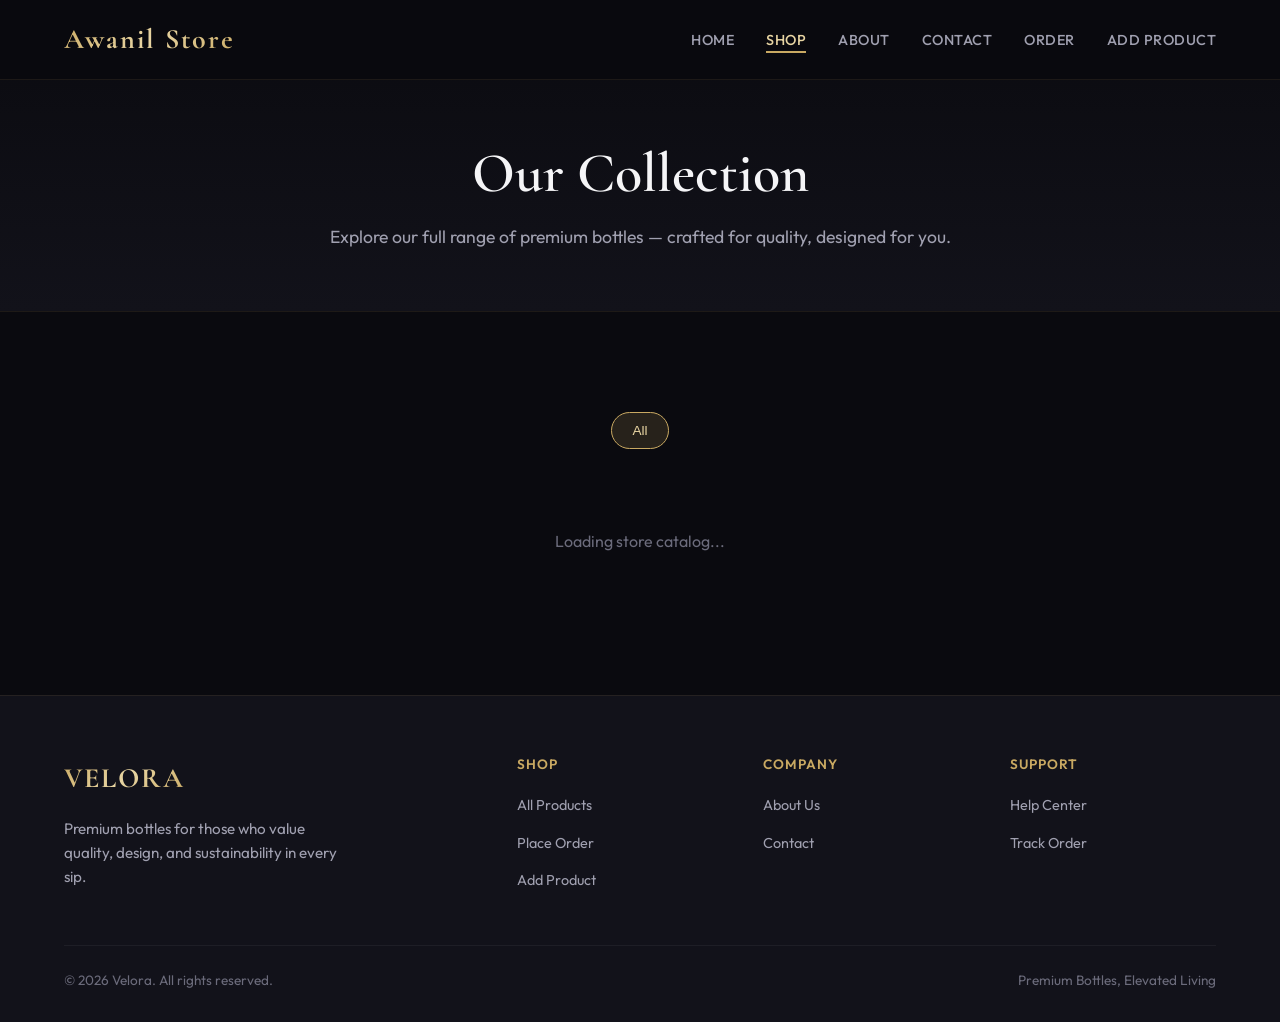
<file: products.html>
<!DOCTYPE html>
<html lang="en">
<head>
  <meta charset="UTF-8">
  <meta name="viewport" content="width=device-width, initial-scale=1.0">
  <meta name="description" content="Shop all premium Velora bottles — luxury hydration for every lifestyle.">
  <title>Shop — Velora</title>
  <link rel="stylesheet" href="css/style.css">

  <style>
    /* Card & Image Fit Fix */
    .products-grid {
      display: grid;
      grid-template-columns: repeat(auto-fill, minmax(280px, 1fr));
      gap: 24px;
      margin-top: 30px;
    }

    .product-card {
      position: relative;
      display: flex;
      flex-direction: column;
      background: rgba(255, 255, 255, 0.03);
      border: 1px solid rgba(255, 255, 255, 0.08);
      border-radius: 12px;
      padding: 16px;
      transition: transform 0.2s ease, border-color 0.2s ease;
    }

    .product-card:hover {
      border-color: rgba(255, 255, 255, 0.2);
    }

    .product-thumb {
      width: 100%;
      height: 240px;
      display: flex;
      align-items: center;
      justify-content: center;
      background: rgba(0, 0, 0, 0.25);
      border-radius: 8px;
      overflow: hidden;
      margin-bottom: 14px;
      padding: 12px;
    }

    .product-thumb a {
      width: 100%;
      height: 100%;
      display: flex;
      align-items: center;
      justify-content: center;
    }

    .product-thumb img {
      max-width: 100%;
      max-height: 100%;
      width: auto;
      height: auto;
      object-fit: contain; /* Bottle stretch nahi hogi */
      display: block;
      transition: transform 0.3s ease;
    }

    .product-card:hover .product-thumb img {
      transform: scale(1.04);
    }

    .product-info {
      display: flex;
      flex-direction: column;
      flex-grow: 1;
    }

    .card-buttons {
      display: flex;
      flex-direction: column;
      gap: 8px;
      margin-top: auto;
      padding-top: 15px;
    }

    .card-actions-row {
      display: grid;
      grid-template-columns: 1fr 1fr;
      gap: 8px;
    }

    .btn-delete-card {
      background: rgba(239, 68, 68, 0.1);
      color: #ef4444;
      border: 1px solid rgba(239, 68, 68, 0.3);
      padding: 9px 12px;
      border-radius: 6px;
      font-size: 0.85rem;
      font-weight: 500;
      cursor: pointer;
      display: flex;
      align-items: center;
      justify-content: center;
      gap: 6px;
      transition: all 0.2s ease;
      width: 100%;
    }

    .btn-delete-card:hover {
      background: #ef4444;
      color: #ffffff;
      border-color: #ef4444;
    }
  </style>
</head>
<body>

  <nav class="navbar">
    <div class="container nav-inner">
      <a href="index.html" class="logo">Awanil Store</a>
      <ul class="nav-links">
        <li><a href="index.html">Home</a></li>
        <li><a href="products.html">Shop</a></li>
        <li><a href="about.html">About</a></li>
        <li><a href="contact.html">Contact</a></li>
        <li><a href="order.html">Order</a></li>
        <li><a href="add-product.html">Add Product</a></li>
      </ul>
      <button class="nav-toggle" aria-label="Toggle menu">
        <span></span><span></span><span></span>
      </button>
    </div>
  </nav>

  <header class="page-header">
    <div class="container">
      <h1>Our Collection</h1>
      <p>Explore our full range of premium bottles — crafted for quality, designed for you.</p>
    </div>
  </header>

  <section>
    <div class="container">
      <div class="filter-bar" id="category-filters">
        <button class="filter-btn active" data-category="all">All</button>
      </div>
      <div class="products-grid" id="all-products"></div>
    </div>
  </section>

  <footer class="footer">
    <div class="container">
      <div class="footer-grid">
        <div class="footer-brand">
          <a href="index.html" class="logo">VELORA</a>
          <p>Premium bottles for those who value quality, design, and sustainability in every sip.</p>
        </div>
        <div class="footer-col">
          <h4>Shop</h4>
          <ul>
            <li><a href="products.html">All Products</a></li>
            <li><a href="order.html">Place Order</a></li>
            <li><a href="add-product.html">Add Product</a></li>
          </ul>
        </div>
        <div class="footer-col">
          <h4>Company</h4>
          <ul>
            <li><a href="about.html">About Us</a></li>
            <li><a href="contact.html">Contact</a></li>
          </ul>
        </div>
        <div class="footer-col">
          <h4>Support</h4>
          <ul>
            <li><a href="contact.html">Help Center</a></li>
            <li><a href="order.html">Track Order</a></li>
          </ul>
        </div>
      </div>
      <div class="footer-bottom">
        <p>&copy; 2026 Velora. All rights reserved.</p>
        <p>Premium Bottles, Elevated Living</p>
      </div>
    </div>
  </footer>

  <script src="js/config.js"></script>
  <script src="js/products.js"></script>
  <script src="js/main.js"></script>
  <script>
    // Safe Image Resolver (Base64 vs Cloud vs Local)
    function getSafeImageUrl(imagePath) {
      const fallback = 'https://images.unsplash.com/photo-1602143407151-7111542de6e8?w=600&q=80';
      if (!imagePath) return fallback;

      // Base64 ya full http link hone par prefix mat lagao
      if (imagePath.startsWith('data:') || imagePath.startsWith('http://') || imagePath.startsWith('https://')) {
        return imagePath;
      }

      // Purane uploads path fallback
      const cleanBase = (CONFIG.UPLOADS_URL || '').replace(/\/+$/, '');
      const cleanPath = imagePath.startsWith('/') ? imagePath : `/${imagePath}`;
      return `${cleanBase}${cleanPath}`;
    }

    let STORE_PRODUCTS = [];

    // Delete Product Logic
    async function deleteProductCard(productId, productName) {
      if (!confirm(`Are you sure you want to remove "${productName}" from the store?`)) {
        return;
      }

      try {
        const res = await fetch(`${CONFIG.API_BASE_URL}/products/${productId}`, {
          method: 'DELETE'
        });
        const result = await res.json();

        if (result.success) {
          alert('Product successfully removed!');
          STORE_PRODUCTS = STORE_PRODUCTS.filter(p => p._id !== productId);
          renderCards(STORE_PRODUCTS);
        } else {
          alert(`Failed to delete: ${result.message}`);
        }
      } catch (err) {
        console.error('Delete request failed:', err);
        alert('Server connection error while deleting product.');
      }
    }

    // Render Product Cards
    function renderCards(list) {
      const productsContainer = document.getElementById('all-products');
      productsContainer.innerHTML = '';

      if (!list || list.length === 0) {
        productsContainer.innerHTML = '<p style="color: var(--text-muted); grid-column: 1/-1; text-align: center; padding: 40px 0;">No products found.</p>';
        return;
      }

      list.forEach(p => {
        const imgUrl = getSafeImageUrl(p.images?.primaryImage);

        const buyButton = p.buyLink 
          ? `<a href="${p.buyLink}" target="_blank" rel="noopener noreferrer" class="btn btn-primary" style="text-align: center;">Flipkart</a>`
          : `<a href="order.html?product=${p._id}" class="btn btn-primary" style="text-align: center;">Buy Now</a>`;

        const card = document.createElement('div');
        card.className = 'product-card';
        card.innerHTML = `
          ${p.badge ? `<span class="badge" style="position: absolute; top: 12px; left: 12px; font-size: 0.7rem; padding: 3px 8px; z-index: 2;">${p.badge}</span>` : ''}
          <div class="product-thumb">
            <a href="product-detail.html?id=${p._id}">
              <img 
                src="${imgUrl}" 
                alt="${p.name}" 
                loading="lazy"
                onerror="this.src='https://images.unsplash.com/photo-1602143407151-7111542de6e8?w=600&q=80'"
              >
            </a>
          </div>
          <div class="product-info">
            <span class="category">${p.category || 'Bottle'}</span>
            <h3 class="product-title" style="margin: 6px 0;">
              <a href="product-detail.html?id=${p._id}">${p.name}</a>
            </h3>
            <div class="product-pricing" style="margin-bottom: 8px;">
              <span class="current-price" style="font-weight: 600; color: var(--gold-light, #d4af37);">${CONFIG.currency || '₹'}${Number(p.price).toLocaleString('en-IN')}</span>
              ${p.mrp ? `<span class="original-price" style="text-decoration: line-through; opacity: 0.6; font-size: 0.9rem; margin-left: 6px;">${CONFIG.currency || '₹'}${Number(p.mrp).toLocaleString('en-IN')}</span>` : ''}
            </div>
            
            <div class="card-buttons">
              <div class="card-actions-row">
                ${buyButton}
                <a href="product-detail.html?id=${p._id}" class="btn btn-secondary" style="text-align: center;">Details</a>
              </div>
              <button 
                type="button" 
                class="btn-delete-card" 
                onclick="deleteProductCard('${p._id}', '${p.name.replace(/'/g, "\\'")}')"
              >
                🗑️ Remove Product
              </button>
            </div>
          </div>
        `;
        productsContainer.appendChild(card);
      });
    }

    document.addEventListener('DOMContentLoaded', async () => {
      const productsContainer = document.getElementById('all-products');
      const filtersContainer = document.getElementById('category-filters');

      productsContainer.innerHTML = '<p style="color: var(--text-muted); grid-column: 1/-1; text-align: center; padding: 40px 0;">Loading store catalog...</p>';

      const products = await fetchAllLiveProducts();
      STORE_PRODUCTS = products || [];

      if (STORE_PRODUCTS.length === 0) {
        productsContainer.innerHTML = '<p style="color: var(--text-muted); grid-column: 1/-1; text-align: center; padding: 40px 0;">No products available right now.</p>';
        return;
      }

      // Generate dynamic categories
      const categories = [...new Set(STORE_PRODUCTS.map(p => p.category).filter(Boolean))];
      categories.forEach(cat => {
        const btn = document.createElement('button');
        btn.className = 'filter-btn';
        btn.dataset.category = cat;
        btn.textContent = cat;
        filtersContainer.appendChild(btn);
      });

      renderCards(STORE_PRODUCTS);

      // Filter click handling
      filtersContainer.addEventListener('click', e => {
        if (!e.target.classList.contains('filter-btn')) return;
        filtersContainer.querySelectorAll('.filter-btn').forEach(b => b.classList.remove('active'));
        e.target.classList.add('active');

        const selectedCat = e.target.dataset.category;
        const filtered = selectedCat === 'all' 
          ? STORE_PRODUCTS 
          : STORE_PRODUCTS.filter(p => p.category === selectedCat);
        renderCards(filtered);
      });
    });
  </script>
</body>
</html>
</file>
<file: css/style.css>
/* ============================================
   Velora — Premium Bottle E-Commerce
   3D Luxury Frontend Theme
   ============================================ */

@import url('https://fonts.googleapis.com/css2?family=Cormorant+Garamond:wght@400;600;700&family=Outfit:wght@300;400;500;600;700&display=swap');

:root {
  --bg-dark: #0a0a0f;
  --bg-card: #12121a;
  --bg-elevated: #1a1a26;
  --gold: #c9a962;
  --gold-light: #e8d5a3;
  --gold-dark: #9a7b3c;
  --text-primary: #f5f5f7;
  --text-secondary: #a0a0b0;
  --text-muted: #6b6b7b;
  --accent-blue: #4a9eff;
  --gradient-gold: linear-gradient(135deg, #c9a962 0%, #e8d5a3 50%, #c9a962 100%);
  --gradient-dark: linear-gradient(180deg, #0a0a0f 0%, #12121a 100%);
  --shadow-3d: 0 25px 50px -12px rgba(0, 0, 0, 0.6);
  --shadow-glow: 0 0 40px rgba(201, 169, 98, 0.15);
  --radius: 16px;
  --radius-sm: 8px;
  --transition: 0.4s cubic-bezier(0.4, 0, 0.2, 1);
  --nav-height: 80px;
}

*, *::before, *::after {
  box-sizing: border-box;
  margin: 0;
  padding: 0;
}

html {
  scroll-behavior: smooth;
}

body {
  font-family: 'Outfit', sans-serif;
  background: var(--bg-dark);
  color: var(--text-primary);
  line-height: 1.6;
  overflow-x: hidden;
  min-height: 100vh;
}

h1, h2, h3, h4 {
  font-family: 'Cormorant Garamond', serif;
  font-weight: 600;
  line-height: 1.2;
}

a {
  color: inherit;
  text-decoration: none;
  transition: color var(--transition);
}

img {
  max-width: 100%;
  display: block;
}

.container {
  width: 100%;
  max-width: 1200px;
  margin: 0 auto;
  padding: 0 24px;
}

/* ========== NAVIGATION ========== */
.navbar {
  position: fixed;
  top: 0;
  left: 0;
  right: 0;
  height: var(--nav-height);
  background: rgba(10, 10, 15, 0.85);
  backdrop-filter: blur(20px);
  border-bottom: 1px solid rgba(201, 169, 98, 0.1);
  z-index: 1000;
  transition: background var(--transition);
}

.navbar.scrolled {
  background: rgba(10, 10, 15, 0.95);
  box-shadow: var(--shadow-3d);
}

.nav-inner {
  display: flex;
  align-items: center;
  justify-content: space-between;
  height: 100%;
}

.logo {
  font-family: 'Cormorant Garamond', serif;
  font-size: 1.75rem;
  font-weight: 700;
  background: var(--gradient-gold);
  -webkit-background-clip: text;
  -webkit-text-fill-color: transparent;
  background-clip: text;
  letter-spacing: 2px;
}

.nav-links {
  display: flex;
  align-items: center;
  gap: 32px;
  list-style: none;
}

.nav-links a {
  font-size: 0.9rem;
  font-weight: 500;
  letter-spacing: 0.5px;
  text-transform: uppercase;
  color: var(--text-secondary);
  position: relative;
}

.nav-links a::after {
  content: '';
  position: absolute;
  bottom: -4px;
  left: 0;
  width: 0;
  height: 2px;
  background: var(--gold);
  transition: width var(--transition);
}

.nav-links a:hover,
.nav-links a.active {
  color: var(--gold-light);
}

.nav-links a:hover::after,
.nav-links a.active::after {
  width: 100%;
}

.nav-toggle {
  display: none;
  flex-direction: column;
  gap: 5px;
  background: none;
  border: none;
  cursor: pointer;
  padding: 8px;
}

.nav-toggle span {
  width: 24px;
  height: 2px;
  background: var(--gold);
  transition: var(--transition);
}

/* ========== BUTTONS ========== */
.btn {
  display: inline-flex;
  align-items: center;
  justify-content: center;
  gap: 8px;
  padding: 14px 32px;
  font-family: 'Outfit', sans-serif;
  font-size: 0.875rem;
  font-weight: 600;
  letter-spacing: 1px;
  text-transform: uppercase;
  border: none;
  border-radius: var(--radius-sm);
  cursor: pointer;
  transition: all var(--transition);
}

.btn-primary {
  background: var(--gradient-gold);
  color: var(--bg-dark);
  box-shadow: 0 4px 20px rgba(201, 169, 98, 0.3);
}

.btn-primary:hover {
  transform: translateY(-2px);
  box-shadow: 0 8px 30px rgba(201, 169, 98, 0.4);
}

.btn-outline {
  background: transparent;
  color: var(--gold);
  border: 2px solid var(--gold);
}

.btn-outline:hover {
  background: var(--gold);
  color: var(--bg-dark);
}

.btn-ghost {
  background: rgba(201, 169, 98, 0.1);
  color: var(--gold-light);
  border: 1px solid rgba(201, 169, 98, 0.3);
}

.btn-ghost:hover {
  background: rgba(201, 169, 98, 0.2);
}

/* ========== HERO SECTION ========== */
.hero {
  min-height: 100vh;
  display: flex;
  align-items: center;
  position: relative;
  padding-top: var(--nav-height);
  overflow: hidden;
}

.hero-bg {
  position: absolute;
  inset: 0;
  background:
    radial-gradient(ellipse at 20% 50%, rgba(201, 169, 98, 0.08) 0%, transparent 50%),
    radial-gradient(ellipse at 80% 20%, rgba(74, 158, 255, 0.05) 0%, transparent 40%),
    var(--gradient-dark);
}

.hero-grid {
  display: grid;
  grid-template-columns: 1fr 1fr;
  gap: 60px;
  align-items: center;
  position: relative;
  z-index: 2;
}

.hero-content {
  animation: fadeInUp 1s ease-out;
}

.hero-badge {
  display: inline-block;
  padding: 8px 16px;
  background: rgba(201, 169, 98, 0.1);
  border: 1px solid rgba(201, 169, 98, 0.3);
  border-radius: 50px;
  font-size: 0.75rem;
  font-weight: 600;
  letter-spacing: 2px;
  text-transform: uppercase;
  color: var(--gold);
  margin-bottom: 24px;
}

.hero h1 {
  font-size: clamp(2.5rem, 5vw, 4rem);
  margin-bottom: 24px;
}

.hero h1 span {
  background: var(--gradient-gold);
  -webkit-background-clip: text;
  -webkit-text-fill-color: transparent;
  background-clip: text;
}

.hero p {
  font-size: 1.125rem;
  color: var(--text-secondary);
  margin-bottom: 40px;
  max-width: 480px;
}

.hero-buttons {
  display: flex;
  gap: 16px;
  flex-wrap: wrap;
}

/* 3D Bottle Showcase */
.hero-3d {
  perspective: 1200px;
  display: flex;
  justify-content: center;
  align-items: center;
  animation: fadeIn 1.2s ease-out 0.3s both;
}

.bottle-showcase {
  position: relative;
  width: 500px;     /* Increased */
  height: 650px;    /* Increased */
  transform-style: preserve-3d;
  animation: float3d 6s ease-in-out infinite;
}

.bottle-showcase-inner {
  width: 100%;
  height: 100%;
  transform-style: preserve-3d;
  transition: transform 0.1s ease-out;
}

.bottle-glow {
  position: absolute;
  width: 350px;
  height: 350px;
  background: radial-gradient(circle, rgba(201, 169, 98, 0.3) 0%, transparent 70%);
  border-radius: 50%;
  top: 50%;
  left: 50%;
  transform: translate(-50%, -50%);
  filter: blur(40px);
  animation: pulse 4s ease-in-out infinite;
}

.bottle-image {
  width: 115%;
  height: 115%;
  object-fit: contain;
  filter: drop-shadow(0 40px 80px rgba(0,0,0,0.6));
  transform: translateZ(80px) scale(1.2);
}

.bottle-ring {
  position: absolute;
  width: 420px;
  height: 420px;
  border: 1px solid rgba(201, 169, 98, 0.2);
  border-radius: 50%;
  top: 50%;
  left: 50%;
  transform: translate(-50%, -50%) rotateX(75deg);
  animation: spinRing 20s linear infinite;
}

.bottle-ring:nth-child(2) {
  width: 520px;
  height: 520px;
  animation-duration: 30s;
  animation-direction: reverse;
  opacity: 0.5;
}

/* ========== SECTIONS ========== */
section {
  padding: 100px 0;
  position: relative;
}

.section-header {
  text-align: center;
  margin-bottom: 60px;
}

.section-label {
  font-size: 0.75rem;
  font-weight: 600;
  letter-spacing: 3px;
  text-transform: uppercase;
  color: var(--gold);
  margin-bottom: 12px;
}

.section-header h2 {
  font-size: clamp(2rem, 4vw, 3rem);
  margin-bottom: 16px;
}

.section-header p {
  color: var(--text-secondary);
  max-width: 600px;
  margin: 0 auto;
  font-size: 1.05rem;
}

/* Featured Products */
.products-grid {
  display: grid;
  grid-template-columns: repeat(auto-fill, minmax(280px, 1fr));
  gap: 32px;
}

.product-card {
  background: var(--bg-card);
  border-radius: var(--radius);
  overflow: hidden;
  border: 1px solid rgba(255, 255, 255, 0.05);
  transition: all var(--transition);
  transform-style: preserve-3d;
  perspective: 1000px;
}

.product-card:hover {
  transform: translateY(-8px) rotateX(2deg);
  border-color: rgba(201, 169, 98, 0.3);
  box-shadow: var(--shadow-3d), var(--shadow-glow);
}

.product-image-wrap {
  position: relative;
  height: 280px;
  background: linear-gradient(180deg, var(--bg-elevated) 0%, var(--bg-card) 100%);
  overflow: hidden;
  display: flex;
  align-items: center;
  justify-content: center;
  padding: 24px;
}

.product-image-wrap img {
  max-height: 100%;
  object-fit: contain;
  transition: transform var(--transition);
  filter: drop-shadow(0 10px 20px rgba(0, 0, 0, 0.3));
}

.product-card:hover .product-image-wrap img {
  transform: scale(1.08) translateZ(20px);
}

.product-image-link {
  display: block;
  text-decoration: none;
  color: inherit;
  cursor: pointer;
}

.product-title-link {
  color: inherit;
  text-decoration: none;
  transition: color var(--transition);
}

.product-title-link:hover {
  color: var(--gold-light);
}

.product-card-compact .product-image-wrap {
  height: 200px;
}

.product-card-compact .product-info h3 {
  font-size: 1.1rem;
}

.product-card-compact .product-info p {
  display: none;
}

.product-card-compact .product-footer .btn {
  padding: 10px 16px;
  font-size: 0.75rem;
}

.product-badge {
  position: absolute;
  top: 16px;
  left: 16px;
  padding: 6px 12px;
  background: var(--gold);
  color: var(--bg-dark);
  font-size: 0.7rem;
  font-weight: 700;
  letter-spacing: 1px;
  text-transform: uppercase;
  border-radius: 4px;
}

.product-info {
  padding: 24px;
}

.product-category {
  font-size: 0.75rem;
  color: var(--gold);
  letter-spacing: 1px;
  text-transform: uppercase;
  margin-bottom: 8px;
}

.product-info h3 {
  font-size: 1.35rem;
  margin-bottom: 8px;
}

.product-info p {
  font-size: 0.9rem;
  color: var(--text-secondary);
  margin-bottom: 16px;
  display: -webkit-box;
  -webkit-line-clamp: 2;
  -webkit-box-orient: vertical;
  overflow: hidden;
}

.product-footer {
  display: flex;
  align-items: center;
  justify-content: space-between;
}

.product-price {
  font-family: 'Cormorant Garamond', serif;
  font-size: 1.5rem;
  font-weight: 700;
  color: var(--gold-light);
}

.product-price span {
  font-size: 0.85rem;
  color: var(--text-muted);
  font-family: 'Outfit', sans-serif;
}

/* Why Choose Us */
.features-grid {
  display: grid;
  grid-template-columns: repeat(auto-fit, minmax(260px, 1fr));
  gap: 32px;
}

.feature-card {
  background: var(--bg-card);
  border: 1px solid rgba(255, 255, 255, 0.05);
  border-radius: var(--radius);
  padding: 40px 32px;
  text-align: center;
  transition: all var(--transition);
  transform-style: preserve-3d;
}

.feature-card:hover {
  transform: translateY(-6px) rotateY(3deg);
  border-color: rgba(201, 169, 98, 0.2);
  box-shadow: var(--shadow-glow);
}

.feature-icon {
  width: 64px;
  height: 64px;
  margin: 0 auto 24px;
  background: rgba(201, 169, 98, 0.1);
  border-radius: 50%;
  display: flex;
  align-items: center;
  justify-content: center;
  font-size: 1.75rem;
}

.feature-card h3 {
  font-size: 1.25rem;
  margin-bottom: 12px;
}

.feature-card p {
  color: var(--text-secondary);
  font-size: 0.95rem;
}

/* Testimonials */
.testimonials-slider {
  display: grid;
  grid-template-columns: repeat(auto-fit, minmax(320px, 1fr));
  gap: 32px;
}

.testimonial-card {
  background: var(--bg-card);
  border: 1px solid rgba(255, 255, 255, 0.05);
  border-radius: var(--radius);
  padding: 32px;
  position: relative;
}

.testimonial-card::before {
  content: '"';
  position: absolute;
  top: 16px;
  left: 24px;
  font-family: 'Cormorant Garamond', serif;
  font-size: 4rem;
  color: var(--gold);
  opacity: 0.3;
  line-height: 1;
}

.testimonial-text {
  color: var(--text-secondary);
  font-size: 1rem;
  margin-bottom: 24px;
  padding-top: 24px;
  font-style: italic;
}

.testimonial-author {
  display: flex;
  align-items: center;
  gap: 12px;
}

.author-avatar {
  width: 48px;
  height: 48px;
  border-radius: 50%;
  background: var(--gradient-gold);
  display: flex;
  align-items: center;
  justify-content: center;
  font-weight: 700;
  color: var(--bg-dark);
}

.author-info h4 {
  font-family: 'Outfit', sans-serif;
  font-size: 0.95rem;
  font-weight: 600;
}

.author-info span {
  font-size: 0.8rem;
  color: var(--text-muted);
}

.stars {
  color: var(--gold);
  margin-bottom: 16px;
  letter-spacing: 2px;
}

/* CTA Section */
.cta-section {
  background: linear-gradient(135deg, rgba(201, 169, 98, 0.1) 0%, rgba(74, 158, 255, 0.05) 100%);
  border-top: 1px solid rgba(201, 169, 98, 0.1);
  border-bottom: 1px solid rgba(201, 169, 98, 0.1);
  text-align: center;
}

.cta-section h2 {
  font-size: clamp(2rem, 4vw, 2.75rem);
  margin-bottom: 16px;
}

.cta-section p {
  color: var(--text-secondary);
  margin-bottom: 32px;
  max-width: 500px;
  margin-left: auto;
  margin-right: auto;
}

/* ========== PAGE HEADER ========== */
.page-header {
  padding: calc(var(--nav-height) + 60px) 0 60px;
  text-align: center;
  background: var(--gradient-dark);
  border-bottom: 1px solid rgba(201, 169, 98, 0.1);
}

.page-header h1 {
  font-size: clamp(2.5rem, 5vw, 3.5rem);
  margin-bottom: 16px;
}

.page-header p {
  color: var(--text-secondary);
  font-size: 1.1rem;
}

/* ========== FORMS ========== */
.form-section {
  padding: 80px 0 100px;
}

.form-card {
  max-width: 700px;
  margin: 0 auto;
  background: var(--bg-card);
  border: 1px solid rgba(255, 255, 255, 0.05);
  border-radius: var(--radius);
  padding: 48px;
  box-shadow: var(--shadow-3d);
}

.form-card.wide {
  max-width: 900px;
}

.form-group {
  margin-bottom: 24px;
}

.form-row {
  display: grid;
  grid-template-columns: 1fr 1fr;
  gap: 24px;
}

.form-group label {
  display: block;
  font-size: 0.85rem;
  font-weight: 500;
  color: var(--text-secondary);
  margin-bottom: 8px;
  letter-spacing: 0.5px;
}

.form-group label .required {
  color: var(--gold);
}

.form-group input,
.form-group select,
.form-group textarea {
  width: 100%;
  padding: 14px 16px;
  background: var(--bg-elevated);
  border: 1px solid rgba(255, 255, 255, 0.08);
  border-radius: var(--radius-sm);
  color: var(--text-primary);
  font-family: 'Outfit', sans-serif;
  font-size: 1rem;
  transition: border-color var(--transition);
}

.form-group input:focus,
.form-group select:focus,
.form-group textarea:focus {
  outline: none;
  border-color: var(--gold);
  box-shadow: 0 0 0 3px rgba(201, 169, 98, 0.1);
}

.form-group textarea {
  min-height: 120px;
  resize: vertical;
}

.form-group select {
  cursor: pointer;
}

.form-submit {
  width: 100%;
  margin-top: 8px;
}

.form-note {
  text-align: center;
  margin-top: 16px;
  font-size: 0.85rem;
  color: var(--text-muted);
}

/* Order Summary */
.order-summary {
  background: var(--bg-elevated);
  border-radius: var(--radius-sm);
  padding: 24px;
  margin-bottom: 32px;
  border: 1px solid rgba(201, 169, 98, 0.15);
}

.order-summary h3 {
  font-size: 1.1rem;
  margin-bottom: 16px;
  color: var(--gold-light);
}

.summary-row {
  display: flex;
  justify-content: space-between;
  padding: 8px 0;
  font-size: 0.95rem;
  color: var(--text-secondary);
}

.summary-row.total {
  border-top: 1px solid rgba(255, 255, 255, 0.1);
  margin-top: 12px;
  padding-top: 16px;
  font-size: 1.15rem;
  font-weight: 600;
  color: var(--text-primary);
}

.summary-row.total span:last-child {
  color: var(--gold-light);
  font-family: 'Cormorant Garamond', serif;
  font-size: 1.5rem;
}

/* Alert Messages */
.alert {
  padding: 16px 20px;
  border-radius: var(--radius-sm);
  margin-bottom: 24px;
  font-size: 0.95rem;
  display: none;
}

.alert.show {
  display: block;
  animation: fadeInUp 0.4s ease-out;
}

.alert-success {
  background: rgba(52, 211, 153, 0.1);
  border: 1px solid rgba(52, 211, 153, 0.3);
  color: #34d399;
}

.alert-error {
  background: rgba(248, 113, 113, 0.1);
  border: 1px solid rgba(248, 113, 113, 0.3);
  color: #f87171;
}

.alert-info {
  background: rgba(74, 158, 255, 0.1);
  border: 1px solid rgba(74, 158, 255, 0.3);
  color: var(--accent-blue);
}

/* ========== ABOUT PAGE ========== */
.about-grid {
  display: grid;
  grid-template-columns: 1fr 1fr;
  gap: 60px;
  align-items: center;
}

.about-image {
  border-radius: var(--radius);
  overflow: hidden;
  position: relative;
  transform: perspective(1000px) rotateY(-5deg);
  box-shadow: var(--shadow-3d);
}

.about-image img {
  width: 100%;
  height: 400px;
  object-fit: cover;
}

.about-content h2 {
  font-size: 2.25rem;
  margin-bottom: 24px;
}

.about-content p {
  color: var(--text-secondary);
  margin-bottom: 16px;
  font-size: 1.05rem;
}

.stats-row {
  display: grid;
  grid-template-columns: repeat(3, 1fr);
  gap: 24px;
  margin-top: 40px;
}

.stat-item {
  text-align: center;
  padding: 24px;
  background: var(--bg-card);
  border-radius: var(--radius-sm);
  border: 1px solid rgba(201, 169, 98, 0.1);
}

.stat-item h3 {
  font-size: 2.5rem;
  color: var(--gold);
  margin-bottom: 4px;
}

.stat-item p {
  font-size: 0.85rem;
  color: var(--text-muted);
  margin: 0;
}

/* ========== CONTACT PAGE ========== */
.contact-grid {
  display: grid;
  grid-template-columns: 1fr 1.2fr;
  gap: 60px;
}

.contact-info h2 {
  font-size: 2rem;
  margin-bottom: 24px;
}

.contact-item {
  display: flex;
  gap: 16px;
  margin-bottom: 28px;
}

.contact-icon {
  width: 48px;
  height: 48px;
  background: rgba(201, 169, 98, 0.1);
  border-radius: 50%;
  display: flex;
  align-items: center;
  justify-content: center;
  font-size: 1.25rem;
  flex-shrink: 0;
}

.contact-item h4 {
  font-family: 'Outfit', sans-serif;
  font-size: 0.95rem;
  font-weight: 600;
  margin-bottom: 4px;
}

.contact-item p {
  color: var(--text-secondary);
  font-size: 0.95rem;
}

/* ========== ADD PRODUCT PAGE ========== */
.admin-header {
  display: flex;
  align-items: center;
  justify-content: space-between;
  margin-bottom: 32px;
  flex-wrap: wrap;
  gap: 16px;
}

.products-list {
  margin-top: 48px;
}

.products-list h3 {
  font-size: 1.5rem;
  margin-bottom: 24px;
}

.admin-product-item {
  display: flex;
  align-items: center;
  gap: 20px;
  padding: 16px;
  background: var(--bg-elevated);
  border-radius: var(--radius-sm);
  margin-bottom: 12px;
  border: 1px solid rgba(255, 255, 255, 0.05);
}

.admin-product-item img {
  width: 60px;
  height: 60px;
  object-fit: contain;
  border-radius: 8px;
  background: var(--bg-card);
}

.admin-product-info {
  flex: 1;
}

.admin-product-info h4 {
  font-family: 'Outfit', sans-serif;
  font-size: 1rem;
  margin-bottom: 4px;
}

.admin-product-info span {
  font-size: 0.85rem;
  color: var(--gold);
}

.btn-delete {
  padding: 8px 16px;
  background: rgba(248, 113, 113, 0.1);
  color: #f87171;
  border: 1px solid rgba(248, 113, 113, 0.3);
  border-radius: var(--radius-sm);
  cursor: pointer;
  font-size: 0.8rem;
  transition: all var(--transition);
}

.btn-delete:hover {
  background: rgba(248, 113, 113, 0.2);
}

.setup-guide {
  background: rgba(74, 158, 255, 0.08);
  border: 1px solid rgba(74, 158, 255, 0.2);
  border-radius: var(--radius-sm);
  padding: 20px;
  margin-bottom: 32px;
  font-size: 0.9rem;
  color: var(--text-secondary);
}

.setup-guide h4 {
  font-family: 'Outfit', sans-serif;
  color: var(--accent-blue);
  margin-bottom: 12px;
  font-size: 1rem;
}

.setup-guide ol {
  padding-left: 20px;
}

.setup-guide li {
  margin-bottom: 8px;
}

.setup-guide code {
  background: var(--bg-elevated);
  padding: 2px 8px;
  border-radius: 4px;
  font-size: 0.85rem;
  color: var(--gold-light);
}

/* Filter Bar */
.filter-bar {
  display: flex;
  gap: 12px;
  margin-bottom: 40px;
  flex-wrap: wrap;
  justify-content: center;
}

.filter-btn {
  padding: 10px 20px;
  background: var(--bg-card);
  border: 1px solid rgba(255, 255, 255, 0.08);
  border-radius: 50px;
  color: var(--text-secondary);
  font-size: 0.85rem;
  cursor: pointer;
  transition: all var(--transition);
}

.filter-btn:hover,
.filter-btn.active {
  background: rgba(201, 169, 98, 0.15);
  border-color: var(--gold);
  color: var(--gold-light);
}

/* ========== FOOTER ========== */
.footer {
  background: var(--bg-card);
  border-top: 1px solid rgba(201, 169, 98, 0.1);
  padding: 60px 0 30px;
}

.footer-grid {
  display: grid;
  grid-template-columns: 2fr 1fr 1fr 1fr;
  gap: 40px;
  margin-bottom: 40px;
}

.footer-brand .logo {
  margin-bottom: 16px;
  display: inline-block;
}

.footer-brand p {
  color: var(--text-secondary);
  font-size: 0.95rem;
  max-width: 280px;
}

.footer-col h4 {
  font-family: 'Outfit', sans-serif;
  font-size: 0.85rem;
  font-weight: 600;
  letter-spacing: 1px;
  text-transform: uppercase;
  color: var(--gold);
  margin-bottom: 20px;
}

.footer-col ul {
  list-style: none;
}

.footer-col li {
  margin-bottom: 12px;
}

.footer-col a {
  color: var(--text-secondary);
  font-size: 0.9rem;
}

.footer-col a:hover {
  color: var(--gold-light);
}

.footer-bottom {
  border-top: 1px solid rgba(255, 255, 255, 0.05);
  padding-top: 24px;
  display: flex;
  justify-content: space-between;
  align-items: center;
  flex-wrap: wrap;
  gap: 16px;
}

.footer-bottom p {
  color: var(--text-muted);
  font-size: 0.85rem;
}

/* Empty State */
.empty-state {
  text-align: center;
  padding: 60px 24px;
  color: var(--text-secondary);
}

.empty-state h3 {
  font-size: 1.5rem;
  margin-bottom: 12px;
  color: var(--text-primary);
}

/* Loading */
.loading {
  text-align: center;
  padding: 40px;
  color: var(--text-muted);
}

/* ========== ANIMATIONS ========== */
@keyframes fadeInUp {
  from {
    opacity: 0;
    transform: translateY(30px);
  }
  to {
    opacity: 1;
    transform: translateY(0);
  }
}

@keyframes fadeIn {
  from { opacity: 0; }
  to { opacity: 1; }
}

@keyframes float3d {
  0%, 100% { transform: translateY(0) rotateY(0deg); }
  25% { transform: translateY(-15px) rotateY(5deg); }
  50% { transform: translateY(-8px) rotateY(0deg); }
  75% { transform: translateY(-20px) rotateY(-5deg); }
}

@keyframes pulse {
  0%, 100% { opacity: 0.5; transform: translate(-50%, -50%) scale(1); }
  50% { opacity: 0.8; transform: translate(-50%, -50%) scale(1.1); }
}

@keyframes spinRing {
  from { transform: translate(-50%, -50%) rotateX(75deg) rotateZ(0deg); }
  to { transform: translate(-50%, -50%) rotateX(75deg) rotateZ(360deg); }
}

.reveal {
  opacity: 0;
  transform: translateY(40px);
  transition: all 0.8s cubic-bezier(0.4, 0, 0.2, 1);
}

.reveal.visible {
  opacity: 1;
  transform: translateY(0);
}

/* ========== PRODUCT DETAIL PAGE ========== */
.product-detail-breadcrumb {
  padding-top: calc(var(--nav-height) + 24px);
  padding-bottom: 16px;
  background: var(--bg-dark);
  border-bottom: 1px solid rgba(255, 255, 255, 0.05);
}

.breadcrumb {
  display: flex;
  flex-wrap: wrap;
  align-items: center;
  gap: 8px;
  font-size: 0.85rem;
  color: var(--text-muted);
}

.breadcrumb a {
  color: var(--text-secondary);
}

.breadcrumb a:hover {
  color: var(--gold);
}

.breadcrumb-sep {
  color: var(--text-muted);
}

.breadcrumb-current {
  color: var(--gold-light);
}

.product-detail-section {
  padding: 48px 0 80px;
}

.product-detail-grid {
  display: grid;
  grid-template-columns: 1fr 1fr;
  gap: 60px;
  align-items: start;
  margin-bottom: 60px;
}

.product-detail-gallery {
  position: sticky;
  top: calc(var(--nav-height) + 24px);
}

.detail-gallery-main {
  background: var(--bg-card);
  border: 1px solid rgba(255, 255, 255, 0.05);
  border-radius: var(--radius);
  height: 480px;
  display: flex;
  align-items: center;
  justify-content: center;
  padding: 40px;
  perspective: 1000px;
  overflow: hidden;
  margin-bottom: 16px;
}

.detail-main-image {
  max-height: 100%;
  max-width: 100%;
  object-fit: contain;
  filter: drop-shadow(0 20px 40px rgba(0, 0, 0, 0.4));
  transition: transform 0.3s ease, opacity 0.3s ease;
}

.detail-thumbnails {
  display: flex;
  gap: 12px;
  flex-wrap: wrap;
}

.detail-thumb {
  width: 72px;
  height: 72px;
  padding: 8px;
  background: var(--bg-card);
  border: 2px solid rgba(255, 255, 255, 0.08);
  border-radius: var(--radius-sm);
  cursor: pointer;
  transition: all var(--transition);
  overflow: hidden;
}

.detail-thumb:hover,
.detail-thumb.active {
  border-color: var(--gold);
  box-shadow: var(--shadow-glow);
}

.detail-thumb img {
  width: 100%;
  height: 100%;
  object-fit: contain;
}

.detail-badge {
  display: inline-block;
  padding: 6px 14px;
  background: var(--gold);
  color: var(--bg-dark);
  font-size: 0.7rem;
  font-weight: 700;
  letter-spacing: 1px;
  text-transform: uppercase;
  border-radius: 4px;
  margin-bottom: 12px;
}

.detail-title {
  font-size: clamp(1.75rem, 3vw, 2.5rem);
  margin-bottom: 16px;
  line-height: 1.2;
}

.detail-rating-row {
  display: flex;
  align-items: center;
  gap: 12px;
  margin-bottom: 20px;
}

.detail-stars {
  color: var(--gold);
  letter-spacing: 2px;
  font-size: 1.1rem;
}

.detail-stars .star-empty {
  opacity: 0.3;
}

.detail-rating-text {
  font-size: 0.9rem;
  color: var(--accent-blue);
}

.detail-price-row {
  display: flex;
  align-items: baseline;
  gap: 16px;
  flex-wrap: wrap;
  margin-bottom: 20px;
  padding-bottom: 20px;
  border-bottom: 1px solid rgba(255, 255, 255, 0.08);
}

.detail-price {
  font-family: 'Cormorant Garamond', serif;
  font-size: 2.25rem;
  font-weight: 700;
  color: var(--gold-light);
}

.detail-mrp {
  font-size: 0.95rem;
  color: var(--text-muted);
}

.detail-mrp del {
  color: var(--text-muted);
}

.detail-discount {
  font-size: 0.85rem;
  font-weight: 600;
  color: #34d399;
  background: rgba(52, 211, 153, 0.1);
  padding: 4px 10px;
  border-radius: 4px;
}

.detail-short-desc {
  color: var(--text-secondary);
  font-size: 1.05rem;
  margin-bottom: 24px;
  line-height: 1.7;
}

.detail-features {
  list-style: none;
  margin-bottom: 32px;
}

.detail-features li {
  position: relative;
  padding-left: 24px;
  margin-bottom: 10px;
  color: var(--text-secondary);
  font-size: 0.95rem;
}

.detail-features li::before {
  content: '✓';
  position: absolute;
  left: 0;
  color: var(--gold);
  font-weight: 700;
}

.detail-options {
  background: var(--bg-card);
  border: 1px solid rgba(255, 255, 255, 0.05);
  border-radius: var(--radius);
  padding: 24px;
  margin-bottom: 28px;
}

.detail-option-row {
  display: flex;
  align-items: center;
  justify-content: space-between;
  padding: 12px 0;
  border-bottom: 1px solid rgba(255, 255, 255, 0.05);
}

.detail-option-row:last-child {
  border-bottom: none;
}

.detail-option-label {
  font-size: 0.9rem;
  color: var(--text-muted);
  font-weight: 500;
}

.detail-capacity-badge {
  padding: 8px 16px;
  background: rgba(201, 169, 98, 0.15);
  border: 1px solid var(--gold);
  border-radius: var(--radius-sm);
  color: var(--gold-light);
  font-weight: 600;
  font-size: 0.9rem;
}

.stock-in {
  color: #34d399;
  font-weight: 600;
}

.stock-out {
  color: #f87171;
  font-weight: 600;
}

.qty-selector {
  display: flex;
  align-items: center;
  border: 1px solid rgba(255, 255, 255, 0.1);
  border-radius: var(--radius-sm);
  overflow: hidden;
}

.qty-btn {
  width: 40px;
  height: 40px;
  background: var(--bg-elevated);
  border: none;
  color: var(--text-primary);
  font-size: 1.25rem;
  cursor: pointer;
  transition: background var(--transition);
}

.qty-btn:hover {
  background: rgba(201, 169, 98, 0.2);
  color: var(--gold);
}

.qty-selector input {
  width: 56px;
  height: 40px;
  text-align: center;
  background: var(--bg-dark);
  border: none;
  border-left: 1px solid rgba(255, 255, 255, 0.1);
  border-right: 1px solid rgba(255, 255, 255, 0.1);
  color: var(--text-primary);
  font-family: 'Outfit', sans-serif;
  font-size: 1rem;
  -moz-appearance: textfield;
}

.qty-selector input::-webkit-outer-spin-button,
.qty-selector input::-webkit-inner-spin-button {
  -webkit-appearance: none;
  margin: 0;
}

.detail-actions {
  display: flex;
  gap: 16px;
  margin-bottom: 32px;
}

.detail-action-btn {
  flex: 1;
  padding: 16px 24px;
  text-align: center;
}

.detail-delivery-info {
  display: grid;
  grid-template-columns: repeat(3, 1fr);
  gap: 16px;
}

.delivery-item {
  display: flex;
  gap: 12px;
  padding: 16px;
  background: var(--bg-card);
  border-radius: var(--radius-sm);
  border: 1px solid rgba(255, 255, 255, 0.05);
}

.delivery-icon {
  font-size: 1.5rem;
  flex-shrink: 0;
}

.delivery-item strong {
  display: block;
  font-size: 0.85rem;
  margin-bottom: 4px;
}

.delivery-item p {
  font-size: 0.75rem;
  color: var(--text-muted);
  margin: 0;
}

.detail-tabs {
  background: var(--bg-card);
  border: 1px solid rgba(255, 255, 255, 0.05);
  border-radius: var(--radius);
  overflow: hidden;
}

.detail-tab-nav {
  display: flex;
  border-bottom: 1px solid rgba(255, 255, 255, 0.08);
}

.detail-tab-btn {
  flex: 1;
  padding: 18px 24px;
  background: none;
  border: none;
  color: var(--text-secondary);
  font-family: 'Outfit', sans-serif;
  font-size: 0.95rem;
  font-weight: 600;
  cursor: pointer;
  transition: all var(--transition);
  border-bottom: 3px solid transparent;
  margin-bottom: -1px;
}

.detail-tab-btn:hover {
  color: var(--gold-light);
  background: rgba(201, 169, 98, 0.05);
}

.detail-tab-btn.active {
  color: var(--gold);
  border-bottom-color: var(--gold);
  background: rgba(201, 169, 98, 0.08);
}

.detail-tab-panels {
  padding: 32px;
}

.detail-tab-panel {
  display: none;
}

.detail-tab-panel.active {
  display: block;
  animation: fadeInUp 0.4s ease-out;
}

.detail-tab-panel h3 {
  font-size: 1.35rem;
  margin-bottom: 16px;
}

.detail-tab-panel p {
  color: var(--text-secondary);
  line-height: 1.8;
  font-size: 1rem;
}

.specs-table {
  display: grid;
  gap: 0;
}

.spec-row {
  display: grid;
  grid-template-columns: 200px 1fr;
  padding: 14px 0;
  border-bottom: 1px solid rgba(255, 255, 255, 0.05);
}

.spec-row:last-child {
  border-bottom: none;
}

.spec-label {
  color: var(--text-muted);
  font-size: 0.9rem;
}

.spec-value {
  color: var(--text-primary);
  font-weight: 500;
}

.product-detail-related {
  padding: 80px 0;
}

.section-empty {
  text-align: center;
  color: var(--text-muted);
  padding: 24px;
}

.product-not-found {
  text-align: center;
  padding: 120px 24px;
  min-height: 60vh;
}

.product-not-found h1 {
  font-size: 2.5rem;
  margin-bottom: 16px;
}

.product-not-found p {
  color: var(--text-secondary);
  margin-bottom: 32px;
}

@media (max-width: 968px) {
  .product-detail-gallery {
    position: static;
  }

  .detail-gallery-main {
    height: 360px;
  }

  .spec-row {
    grid-template-columns: 1fr;
    gap: 4px;
  }
}

/* ========== RESPONSIVE ========== */
@media (max-width: 968px) {
  .hero-grid,
  .about-grid,
  .contact-grid {
    grid-template-columns: 1fr;
    gap: 40px;
  }

  .hero-3d {
    order: -1;
  }

  .bottle-showcase {
    width: 240px;
    height: 320px;
  }

  .footer-grid {
    grid-template-columns: 1fr 1fr;
  }

  .form-row {
    grid-template-columns: 1fr;
  }

  .stats-row {
    grid-template-columns: 1fr;
  }
}

@media (max-width: 768px) {
  .nav-links {
    position: fixed;
    top: var(--nav-height);
    left: 0;
    right: 0;
    background: rgba(10, 10, 15, 0.98);
    flex-direction: column;
    padding: 24px;
    gap: 0;
    transform: translateY(-120%);
    opacity: 0;
    transition: all var(--transition);
    border-bottom: 1px solid rgba(201, 169, 98, 0.1);
  }

  .nav-links.open {
    transform: translateY(0);
    opacity: 1;
  }

  .nav-links li {
    width: 100%;
  }

  .nav-links a {
    display: block;
    padding: 16px 0;
    border-bottom: 1px solid rgba(255, 255, 255, 0.05);
  }

  .nav-toggle {
    display: flex;
  }

  .nav-toggle.active span:nth-child(1) {
    transform: rotate(45deg) translate(5px, 5px);
  }

  .nav-toggle.active span:nth-child(2) {
    opacity: 0;
  }

  .nav-toggle.active span:nth-child(3) {
    transform: rotate(-45deg) translate(5px, -5px);
  }

  .form-card {
    padding: 32px 24px;
  }

  .footer-grid {
    grid-template-columns: 1fr;
  }

  section {
    padding: 60px 0;
  }

  .product-detail-grid {
    grid-template-columns: 1fr;
  }

  .detail-actions {
    flex-direction: column;
  }

  .detail-delivery-info {
    grid-template-columns: 1fr;
  }
}


/* Responsive Compact Products Grid */
.products-grid {
  display: grid;
  grid-template-columns: repeat(auto-fill, minmax(220px, 1fr));
  gap: 20px;
  margin-top: 24px;
}

/* Compact Card Container */
.product-card {
  display: flex;
  flex-direction: column;
  background: rgba(255, 255, 255, 0.03);
  border: 1px solid rgba(255, 255, 255, 0.08);
  border-radius: 10px;
  overflow: hidden;
  position: relative;
  transition: transform 0.2s ease, border-color 0.2s ease;
}

.product-card:hover {
  transform: translateY(-3px);
  border-color: rgba(212, 175, 55, 0.4);
}

/* Compact Image Frame - Fixed Height */
.product-thumb {
  width: 100%;
  height: 180px; /* Reduced from large dimensions to clean compact ratio */
  padding: 12px;
  background: rgba(0, 0, 0, 0.2);
  display: flex;
  align-items: center;
  justify-content: center;
  overflow: hidden;
}

.product-thumb a {
  width: 100%;
  height: 100%;
  display: flex;
  align-items: center;
  justify-content: center;
}

.product-thumb img {
  max-width: 100%;
  max-height: 100%;
  object-fit: contain; /* Prevents tall bottle stretching */
  transition: transform 0.3s ease;
}

.product-card:hover .product-thumb img {
  transform: scale(1.05);
}

/* Card Content Details */
.product-info {
  display: flex;
  flex-direction: column;
  flex-grow: 1;
  padding: 12px;
}

.product-info .category {
  font-size: 0.72rem;
  text-transform: uppercase;
  letter-spacing: 0.5px;
  color: var(--gold-light, #d4af37);
  margin-bottom: 2px;
}

.product-info .product-title {
  font-size: 0.95rem;
  margin: 0 0 6px 0;
  white-space: nowrap;
  overflow: hidden;
  text-overflow: ellipsis;
}

.product-info .product-title a {
  color: #fff;
  text-decoration: none;
}

.product-pricing {
  margin-top: auto;
  display: flex;
  align-items: baseline;
  gap: 8px;
  margin-bottom: 10px;
}

.product-pricing .current-price {
  font-size: 1.05rem;
  font-weight: 600;
  color: #fff;
}

.product-pricing .original-price {
  font-size: 0.8rem;
  color: var(--text-muted, #9ca3af);
  text-decoration: line-through;
}

/* Action Buttons inside Card */
.card-buttons {
  display: flex;
  gap: 6px;
}

.card-buttons .btn {
  padding: 7px 10px;
  font-size: 0.8rem;
  border-radius: 6px;
  text-align: center;
  text-decoration: none;
}

.card-buttons .btn-primary {
  flex: 1.4;
}

.card-buttons .btn-secondary {
  flex: 1;
  background: rgba(255, 255, 255, 0.08);
  color: #fff;
}

.detail-tab-panel {
  display: none;
}
.detail-tab-panel.active {
  display: block;
}
</file>
